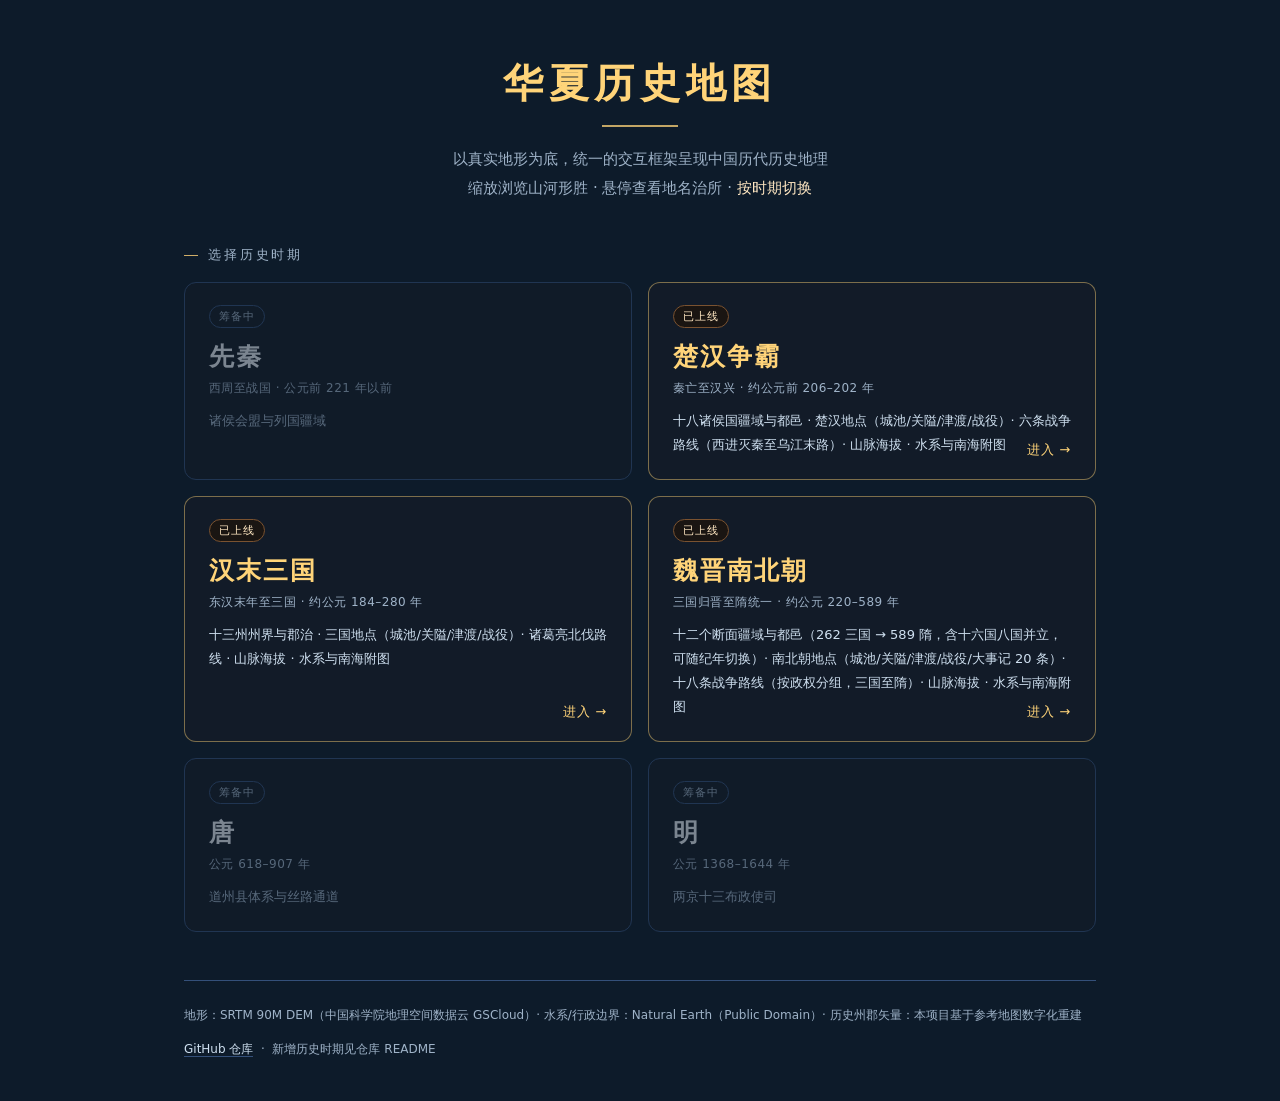
<file: index.html>
<!DOCTYPE html>
<html lang="zh-CN">
<head>
<meta charset="utf-8">
<meta name="viewport" content="width=device-width,initial-scale=1">
<title>华夏历史地图 · 3D 地形交互平台</title>
<meta name="description" content="以真实地形为底，呈现中国历代历史地理的多时代交互地图平台。">
<style>
  :root{
    --bg:#0d1b2a; --panel:rgba(20,28,40,0.88); --panel-solid:#141c28;
    --line:#34507a; --gold:#ffd479; --gold-dim:#ffd24d;
    --text:#e8eef5; --muted:#9fb3c8; --muted2:#cfe0f0; --warm:#ffe7c2;
  }
  *{box-sizing:border-box}
  html,body{margin:0;padding:0}
  body{
    background:var(--bg); color:var(--text);
    font-family:"Microsoft YaHei","PingFang SC",system-ui,-apple-system,sans-serif;
    min-height:100vh; display:flex; flex-direction:column;
    -webkit-font-smoothing:antialiased;
  }
  .wrap{width:100%; max-width:960px; margin:0 auto; padding:56px 24px 40px; flex:1}

  header{text-align:center; margin-bottom:44px}
  h1{
    font-family:"Songti SC","SimSun","Noto Serif SC",serif;
    font-size:40px; font-weight:600; letter-spacing:.14em;
    margin:0 0 14px; color:var(--gold);
  }
  .rule{width:76px; height:2px; background:var(--gold); opacity:.75; margin:0 auto 18px}
  .sub{color:var(--muted); font-size:15px; line-height:1.9; margin:0}
  .sub b{color:var(--warm); font-weight:500}

  h2{
    font-size:13px; font-weight:400; letter-spacing:.22em;
    color:var(--muted); margin:0 0 18px; text-transform:none;
  }
  h2::before{content:""; display:inline-block; width:14px; height:1px;
    background:var(--gold); vertical-align:middle; margin-right:10px; opacity:.8}

  .eras{display:grid; gap:16px; grid-template-columns:1fr 1fr}

  .era{
    display:block; text-decoration:none; color:inherit;
    background:var(--panel); border:1px solid var(--line);
    border-radius:12px; padding:22px 24px; position:relative;
    transition:border-color .18s, background .18s, transform .18s;
  }
  .era.live:hover{border-color:var(--gold); background:rgba(26,36,52,.94); transform:translateY(-2px)}
  .era.live{border-color:rgba(255,212,121,.45)}
  .era.live::after{
    content:"进入 →"; position:absolute; right:24px; bottom:20px;
    color:var(--gold); font-size:13px; letter-spacing:.06em;
  }

  .era.plan{cursor:default; opacity:.5}
  .era.plan .era-desc{color:var(--muted)}
  .badge{
    display:inline-block; font-size:11px; letter-spacing:.1em;
    padding:3px 9px; border-radius:20px; margin-bottom:12px;
    border:1px solid #7a5230; background:rgba(30,20,10,.72); color:var(--warm);
  }
  .badge.plan-badge{border-color:var(--line); background:rgba(20,28,40,.9); color:var(--muted)}

  .era-name{
    font-family:"Songti SC","SimSun","Noto Serif SC",serif;
    font-size:25px; font-weight:600; letter-spacing:.08em; margin-bottom:7px;
  }
  .era.live .era-name{color:var(--gold)}
  .era-period{font-size:12px; color:var(--muted); letter-spacing:.04em; margin-bottom:12px}
  .era-desc{font-size:13px; line-height:1.85; color:var(--muted2); margin:0}

  footer{
    border-top:1px solid var(--line); margin-top:48px; padding-top:22px;
    font-size:12px; line-height:2; color:var(--muted);
  }
  footer a{color:var(--muted2); text-decoration:none; border-bottom:1px solid var(--line)}
  footer a:hover{color:var(--gold); border-color:var(--gold)}
  .src{margin-bottom:10px}

  .eras > .era:last-child:nth-child(odd){grid-column:1 / -1; max-width:calc(50% - 8px); justify-self:center}

  @media(max-width:640px){
    .wrap{padding:38px 18px 30px}
    h1{font-size:28px; letter-spacing:.1em}
    .eras{grid-template-columns:1fr}
    .era.live::after{position:static; display:block; margin-top:14px}
    .eras > .era:last-child:nth-child(odd){grid-column:auto; max-width:none}
  }
</style>
</head>
<body>
<div class="wrap">
  <header>
    <h1>华夏历史地图</h1>
    <div class="rule"></div>
    <p class="sub">
      以真实地形为底，统一的交互框架呈现中国历代历史地理<br>
      缩放浏览山河形胜 · 悬停查看地名治所 · <b>按时期切换</b>
    </p>
  </header>

  <main>
    <h2>选择历史时期</h2>
    <div class="eras">
      <div class="era plan">
        <span class="badge plan-badge">筹备中</span>
        <div class="era-name">先秦</div>
        <div class="era-period">西周至战国 · 公元前 221 年以前</div>
        <p class="era-desc">诸侯会盟与列国疆域</p>
      </div>

      <a class="era live" href="楚汉争霸/">
        <span class="badge">已上线</span>
        <div class="era-name">楚汉争霸</div>
        <div class="era-period">秦亡至汉兴 · 约公元前 206–202 年</div>
        <p class="era-desc">十八诸侯国疆域与都邑 · 楚汉地点（城池/关隘/津渡/战役）· 六条战争路线（西进灭秦至乌江末路）· 山脉海拔 · 水系与南海附图</p>
      </a>

      <a class="era live" href="汉末三国/">
        <span class="badge">已上线</span>
        <div class="era-name">汉末三国</div>
        <div class="era-period">东汉末年至三国 · 约公元 184–280 年</div>
        <p class="era-desc">十三州州界与郡治 · 三国地点（城池/关隘/津渡/战役）· 诸葛亮北伐路线 · 山脉海拔 · 水系与南海附图</p>
      </a>

      <a class="era live" href="魏晋南北朝/">
        <span class="badge">已上线</span>
        <div class="era-name">魏晋南北朝</div>
        <div class="era-period">三国归晋至隋统一 · 约公元 220–589 年</div>
        <p class="era-desc">十二个断面疆域与都邑（262 三国 → 589 隋，含十六国八国并立，可随纪年切换）· 南北朝地点（城池/关隘/津渡/战役/大事记 20 条）· 十八条战争路线（按政权分组，三国至隋）· 山脉海拔 · 水系与南海附图</p>
      </a>

      <div class="era plan">
        <span class="badge plan-badge">筹备中</span>
        <div class="era-name">唐</div>
        <div class="era-period">公元 618–907 年</div>
        <p class="era-desc">道州县体系与丝路通道</p>
      </div>

      <div class="era plan">
        <span class="badge plan-badge">筹备中</span>
        <div class="era-name">明</div>
        <div class="era-period">公元 1368–1644 年</div>
        <p class="era-desc">两京十三布政使司</p>
      </div>
    </div>
  </main>

  <footer>
    <div class="src">
      地形：SRTM 90M DEM（中国科学院地理空间数据云 GSCloud）·
      水系/行政边界：Natural Earth（Public Domain）·
      历史州郡矢量：本项目基于参考地图数字化重建
    </div>
    <div>
      <a href="https://github.com/dbsquared/histogeography" target="_blank" rel="noopener">GitHub 仓库</a>
      &nbsp;·&nbsp; 新增历史时期见仓库 README
    </div>
  </footer>
</div>
</body>
</html>
</file>
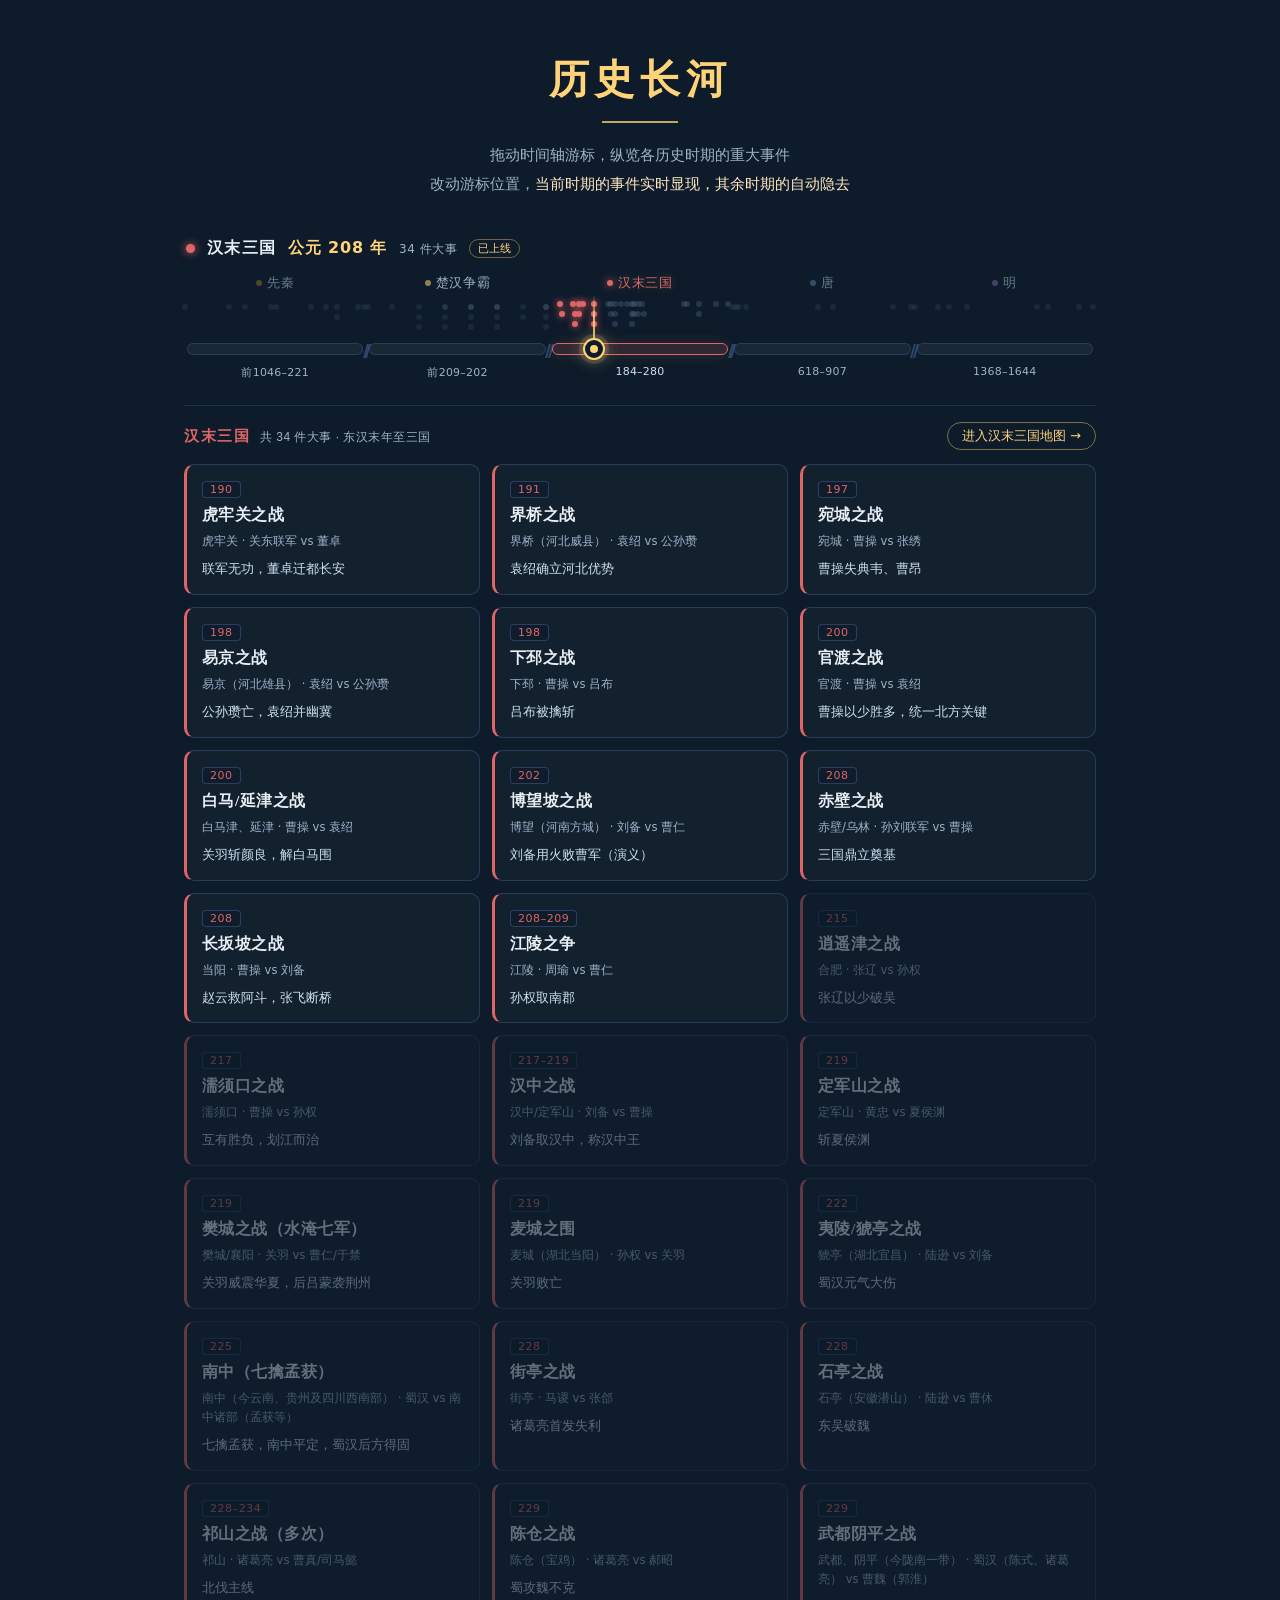
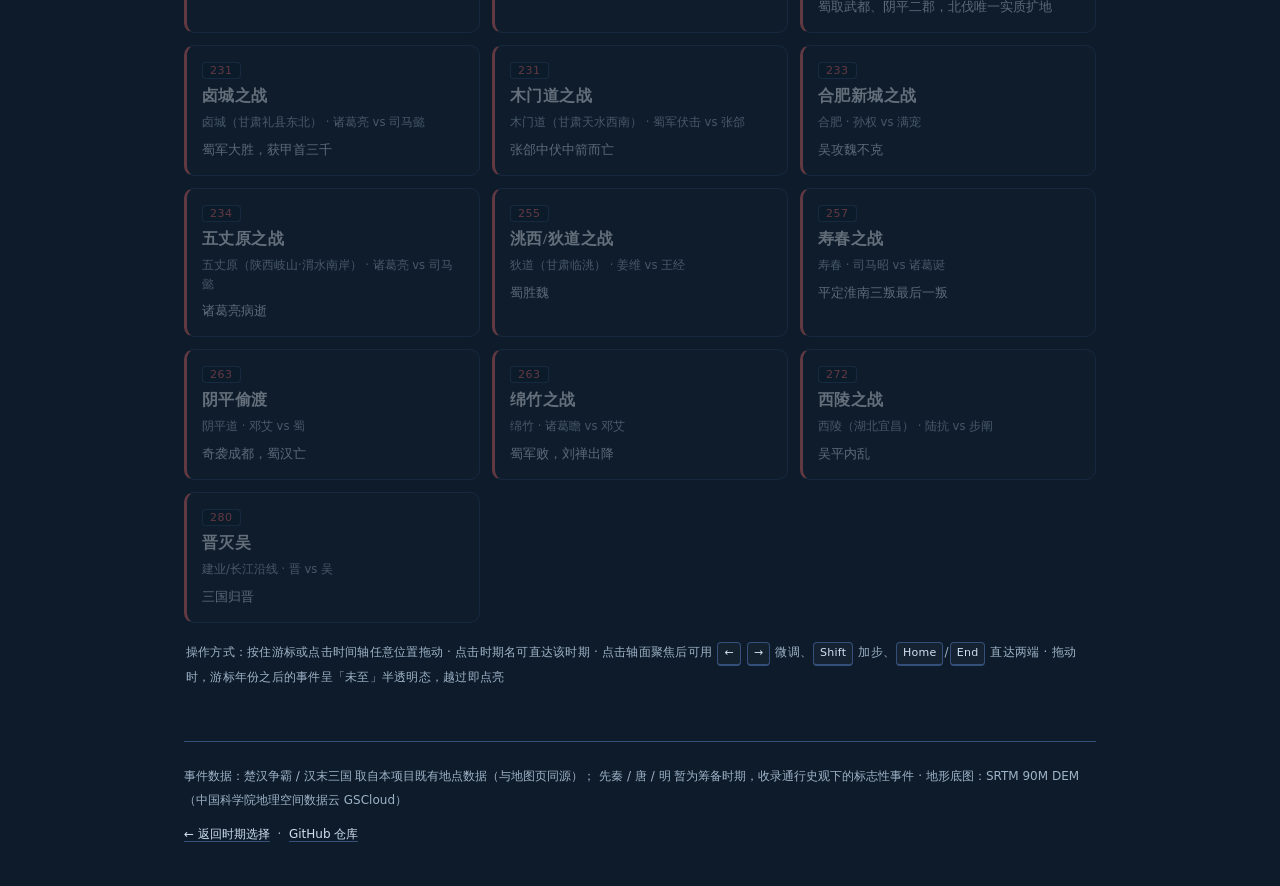
<file: timeline/index.html>
<!DOCTYPE html>
<html lang="zh-CN">
<head>
<meta charset="utf-8">
<meta name="viewport" content="width=device-width,initial-scale=1">
<title>历史长河 · 华夏历史地图</title>
<meta name="description" content="拖动时间轴游标，浏览华夏各历史时期的重大事件——事件随游标实时显示与隐藏。">
<style>
  :root{
    --bg:#0d1b2a; --panel:rgba(20,28,40,0.88); --line:#34507a;
    --gold:#ffd479; --text:#e8eef5; --muted:#9fb3c8; --muted2:#cfe0f0; --warm:#ffe7c2;
  }
  *{box-sizing:border-box}
  html,body{margin:0;padding:0}
  body{
    background:var(--bg); color:var(--text);
    font-family:"Microsoft YaHei","PingFang SC",system-ui,-apple-system,sans-serif;
    min-height:100vh; display:flex; flex-direction:column;
    -webkit-font-smoothing:antialiased;
  }
  .wrap{width:100%; max-width:960px; margin:0 auto; padding:52px 24px 40px; flex:1}

  header{text-align:center; margin-bottom:40px}
  h1{
    font-family:"Songti SC","SimSun","Noto Serif SC",serif;
    font-size:40px; font-weight:600; letter-spacing:.14em;
    margin:0 0 14px; color:var(--gold);
  }
  .rule{width:76px; height:2px; background:var(--gold); opacity:.75; margin:0 auto 18px}
  .sub{color:var(--muted); font-size:15px; line-height:1.9; margin:0}
  .sub b{color:var(--warm); font-weight:500}

  .hint{
    margin:18px 2px 0; font-size:12px; color:var(--muted); line-height:1.9;
    letter-spacing:.02em;
  }
  .hint kbd{
    display:inline-block; font-family:inherit; font-size:11px;
    border:1px solid var(--line); border-bottom-width:2px; border-radius:4px;
    padding:0 6px; margin:0 1px; color:var(--muted2); background:rgba(255,255,255,.03);
  }

  footer{
    border-top:1px solid var(--line); margin-top:52px; padding-top:22px;
    font-size:12px; line-height:2; color:var(--muted);
  }
  footer a{color:var(--muted2); text-decoration:none; border-bottom:1px solid var(--line)}
  footer a:hover{color:var(--gold); border-color:var(--gold)}
  .src{margin-bottom:10px}

  @media(max-width:640px){
    .wrap{padding:34px 16px 30px}
    h1{font-size:28px; letter-spacing:.1em}
    .sub{font-size:13.5px}
  }
</style>
<link rel="stylesheet" href="timeline.css">
</head>
<body>
<div class="wrap">
  <header>
    <h1>历史长河</h1>
    <div class="rule"></div>
    <p class="sub">
      拖动时间轴游标，纵览各历史时期的重大事件<br>
      改动游标位置，<b>当前时期的事件实时显现，其余时期的自动隐去</b>
    </p>
  </header>

  <main>
    <div id="timeline"></div>

    <p class="hint">
      操作方式：按住游标或点击时间轴任意位置拖动 · 点击时期名可直达该时期 ·
      点击轴面聚焦后可用 <kbd>←</kbd> <kbd>→</kbd> 微调、<kbd>Shift</kbd> 加步、<kbd>Home</kbd>/<kbd>End</kbd> 直达两端 ·
      拖动时，游标年份之后的事件呈「未至」半透明态，越过即点亮
    </p>
  </main>

  <footer>
    <div class="src">
      事件数据：楚汉争霸 / 汉末三国 取自本项目既有地点数据（与地图页同源）；
      先秦 / 唐 / 明 暂为筹备时期，收录通行史观下的标志性事件 ·
      地形底图：SRTM 90M DEM（中国科学院地理空间数据云 GSCloud）
    </div>
    <div>
      <a href="../">← 返回时期选择</a>
      &nbsp;·&nbsp;
      <a href="https://github.com/dbsquared/histogeography" target="_blank" rel="noopener">GitHub 仓库</a>
    </div>
  </footer>
</div>

<script src="timeline_data.js"></script>
<script src="timeline.js"></script>
<script>
  (function () {
    var tl = new HistoryTimeline(document.getElementById('timeline'), {
      eras: HISTORY_TIMELINE_DATA.eras,
      initialEra: 'han-san-guo',
      initialYear: 208
    });
    window.__timeline__ = tl; // 便于控制台调试
  })();
</script>
</body>
</html>
</file>
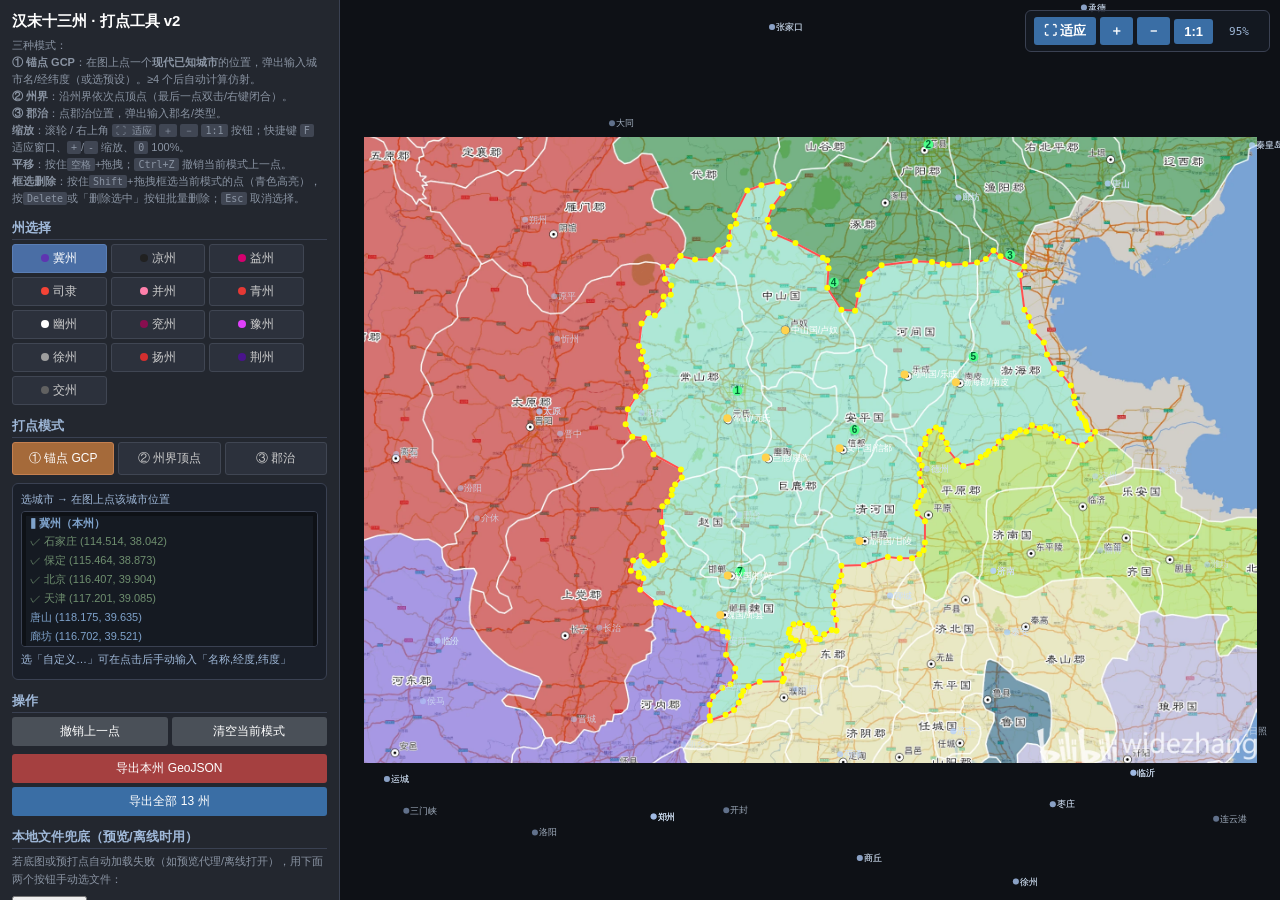
<file: docs/digitize_v2.html>
<!DOCTYPE html>
<html lang="zh-CN">
<head>
<meta charset="UTF-8">
<title>汉末十三州 · 打点工具 v2 (GCP + 州界 + 郡治)</title>
<style>
  *{box-sizing:border-box}
  html,body{margin:0;padding:0;height:100%;font-family:"Microsoft YaHei",sans-serif;background:#1a1d23;color:#d5dae2}
  #app{display:flex;height:100vh}
  #side{width:340px;background:#23272f;padding:12px;overflow-y:auto;flex-shrink:0;border-right:1px solid #3a4152}
  #canvasWrap{flex:1;overflow:hidden;position:relative;background:#0e1116}
  canvas{display:block;cursor:crosshair;position:absolute;top:0;left:0}
  h1{font-size:15px;margin:0 0 6px;color:#fff}
  h2{font-size:13px;margin:12px 0 4px;color:#9fb8d8;border-bottom:1px solid #3a4152;padding-bottom:2px}
  .hint{font-size:11px;color:#8a94a3;line-height:1.55;margin-bottom:8px}
  .row{display:flex;gap:4px;margin:4px 0;flex-wrap:wrap}
  .state-btn{flex:0 0 30%;padding:5px 4px;background:#2c313c;color:#ccc;border:1px solid #404653;border-radius:3px;cursor:pointer;font-size:12px;text-align:center}
  .state-btn.active{background:#4a6ea5;color:#fff;border-color:#5a7eb5}
  .state-btn.done{background:#2c4a3a;color:#8fd0a0;border-color:#3a5a4a}
  .mode-btn{flex:1;padding:7px;background:#2c313c;color:#ccc;border:1px solid #404653;border-radius:3px;cursor:pointer;font-size:12px}
  .mode-btn.active{background:#a56a3a;color:#fff;border-color:#c58050}
  button.act{flex:1;padding:6px;background:#3a6ea5;color:#fff;border:none;border-radius:3px;cursor:pointer;font-size:12px}
  button.act:hover{background:#4a7eb5}
  button.act.red{background:#a54040}
  button.act.gray{background:#4a5058}
  #status{font-size:11px;color:#9cc9a0;margin-top:6px;min-height:40px;white-space:pre-line}
  table{width:100%;border-collapse:collapse;font-size:11px;margin-top:4px}
  th,td{padding:3px 4px;border-bottom:1px solid #3a4152;text-align:left}
  th{color:#9fb8d8;font-weight:normal}
  td.num{font-family:Consolas,monospace;color:#d5dae2}
  td.err{color:#e0a0a0}
  kbd{background:#404653;padding:1px 4px;border-radius:2px;font-size:10px}
  .gcp-item,.seat-item,.bnd-item{display:flex;justify-content:space-between;padding:2px 4px;font-size:11px;border-bottom:1px dashed #3a4152}
  .gcp-item:hover,.seat-item:hover,.bnd-item:hover{background:#2c313c;cursor:pointer}
  .del{color:#e08080;cursor:pointer}
  .color-dot{display:inline-block;width:8px;height:8px;border-radius:50%;margin-right:4px}
  /* ── GCP 预设下拉框 ── */
  #gcpPresetBox{margin:8px 0 2px;padding:8px;border:1px solid #3a4152;border-radius:6px;background:#1a1f29}
  #gcpPresetBox.hidden{display:none}
  #gcpPresetBox .sub{font-size:11px;color:#9fb8d8;margin-bottom:4px}
  #gcpPreset{width:100%;background:#0e1116;color:#e8edf3;border:1px solid #3a4152;border-radius:4px;
    font-size:12px;padding:4px}
  #gcpPreset option{padding:2px 4px}
  #gcpPreset optgroup{color:#7fa3cc;font-style:normal;font-size:11px;background:#151a22}
  #gcpPreset option:hover{background:#2c313c}
  /* ── 缩放导航按钮 ── */
  #navBtns{position:absolute;top:10px;right:10px;z-index:10;display:flex;gap:4px;align-items:center;
    background:rgba(20,25,35,0.85);padding:6px 8px;border-radius:6px;border:1px solid #3a4152}
  .navbtn{padding:5px 10px;background:#3a6ea5;color:#fff;border:none;border-radius:3px;cursor:pointer;font-size:13px;font-weight:bold}
  .navbtn:hover{background:#4a7eb5}
  #zoomInfo{color:#9fb8d8;font-size:11px;min-width:44px;text-align:center;font-family:Consolas,monospace}
</style>
</head>
<body>
<div id="app">
  <div id="side">
    <h1>汉末十三州 · 打点工具 v2</h1>
    <div class="hint">
      三种模式：<br>
      <b>① 锚点 GCP</b>：在图上点一个<b>现代已知城市</b>的位置，弹出输入城市名/经纬度（或选预设）。≥4 个后自动计算仿射。<br>
      <b>② 州界</b>：沿州界依次点顶点（最后一点双击/右键闭合）。<br>
      <b>③ 郡治</b>：点郡治位置，弹出输入郡名/类型。<br>
      <b>缩放</b>：滚轮 / 右上角 <kbd>⛶ 适应</kbd> <kbd>＋</kbd> <kbd>－</kbd> <kbd>1:1</kbd> 按钮；快捷键 <kbd>F</kbd> 适应窗口、<kbd>+</kbd>/<kbd>-</kbd> 缩放、<kbd>0</kbd> 100%。<br>
      <b>平移</b>：按住<kbd>空格</kbd>+拖拽；<kbd>Ctrl+Z</kbd> 撤销当前模式上一点。<br>
      <b>框选删除</b>：按住<kbd>Shift</kbd>+拖拽框选当前模式的点（青色高亮），按<kbd>Delete</kbd>或「删除选中」按钮批量删除；<kbd>Esc</kbd> 取消选择。
    </div>

    <h2>州选择</h2>
    <div class="row" id="stateBtns"></div>

    <h2>打点模式</h2>
    <div class="row">
      <button class="mode-btn active" id="m-gcp">① 锚点 GCP</button>
      <button class="mode-btn" id="m-bnd">② 州界顶点</button>
      <button class="mode-btn" id="m-seat">③ 郡治</button>
    </div>

    <div id="gcpPresetBox">
      <div class="sub">选城市 → 在图上点该城市位置</div>
      <select id="gcpPreset" size="6"></select>
      <div class="sub" style="margin-top:4px">选「自定义…」可在点击后手动输入「名称,经度,纬度」</div>
    </div>

    <h2>操作</h2>
    <div class="row">
      <button class="act gray" id="undoBtn">撤销上一点</button>
      <button class="act gray" id="clearModeBtn">清空当前模式</button>
    </div>
    <div class="row">
      <button class="act gray" id="delSelBtn" style="display:none;background:#7a3030;color:#ffd0d0">删除选中 (<span id="selCount">0</span>)</button>
    </div>
    <div class="row">
      <button class="act red" id="exportBtn">导出本州 GeoJSON</button>
    </div>
    <div class="row">
      <button class="act" id="exportAllBtn">导出全部 13 州</button>
    </div>

    <h2>本地文件兜底（预览/离线时用）</h2>
    <div class="hint">若底图或预打点自动加载失败（如预览代理/离线打开），用下面两个按钮手动选文件：</div>
    <div class="row">
      <input type="file" id="imgInput" accept="image/*" style="font-size:11px;color:#ccc;width:100%">
    </div>
    <div class="row">
      <input type="file" id="gjInput" accept=".geojson,application/json" style="font-size:11px;color:#ccc;width:100%">
    </div>

    <div id="status">就绪。先在图上点 ≥4 个现代同名城市作为 GCP 锚点。</div>

    <h2>GCP 锚点列表 (<span id="gcpCount">0</span>) <span id="affineInfo" style="color:#8a94a3"></span></h2>
    <div id="gcpList"></div>

    <h2>州界顶点 (<span id="bndCount">0</span>)</h2>
    <div id="bndList"></div>

    <h2>郡治 (<span id="seatCount">0</span>)</h2>
    <div id="seatList"></div>
  </div>
  <div id="canvasWrap"><canvas id="cv"></canvas>
    <div id="navBtns">
      <button class="navbtn" id="btnFit" title="适应窗口 (F)">⛶ 适应</button>
      <button class="navbtn" id="btnZoomIn" title="放大 (+)">＋</button>
      <button class="navbtn" id="btnZoomOut" title="缩小 (−)">－</button>
      <button class="navbtn" id="btnZoom100" title="100% (0)">1:1</button>
      <span id="zoomInfo">100%</span>
    </div>
  </div>
</div>

<script>
// ── 13 州定义 ──
const STATES = [
  {name:'冀州', img:'ref_imgs/冀州.png', color:'#5E35B1'},
  {name:'凉州', img:'ref_imgs/凉州.png', color:'#212121'},
  {name:'益州', img:'ref_imgs/益州.png', color:'#D5006F'},
  {name:'司隶', img:'ref_imgs/司隶.png', color:'#F44336'},
  {name:'并州', img:'ref_imgs/并州.png', color:'#FF80AB'},
  {name:'青州', img:'ref_imgs/青州.png', color:'#E53935'},
  {name:'幽州', img:'ref_imgs/幽州.png', color:'#FFFFFF'},
  {name:'兖州', img:'ref_imgs/兖州.png', color:'#880E4F'},
  {name:'豫州', img:'ref_imgs/豫州.png', color:'#E040FB'},
  {name:'徐州', img:'ref_imgs/徐州.png', color:'#9E9E9E'},
  {name:'扬州', img:'ref_imgs/扬州.png', color:'#D32F2F'},
  {name:'荆州', img:'ref_imgs/荆州.png', color:'#4A148C'},
  {name:'交州', img:'ref_imgs/交州.png', color:'#616161'},
];
// 工具版本（用于 geojson 缓存失效；每次改结构时 +1）
const TOOL_VERSION='20260730a';

// ── 各州 GCP 预设库（现代城市 → 经纬度）──
// GCP = 地理配准锚点，必须是「能查到坐标」的现代城市（如石家庄/北京/武汉…），
// 这样在图上才能定位去点。古地名只用于最终地图的「郡治」标注（见各州 geojson features），不在此处。
// 选州时只显示「本州 + 相邻州」的城市（附近 GCP），减少选择负担。
const GCP_DB = {
  '司隶':[
    {name:'西安',lon:108.940,lat:34.341},
    {name:'洛阳',lon:112.454,lat:34.619},
    {name:'三门峡',lon:111.190,lat:34.780},
    {name:'渭南',lon:109.502,lat:34.499},
    {name:'咸阳',lon:108.705,lat:34.329},
    {name:'宝鸡',lon:107.238,lat:34.363},
    {name:'汉中',lon:107.028,lat:33.071},
    {name:'运城',lon:111.003,lat:35.023},
    {name:'临汾',lon:111.519,lat:36.088},
    {name:'延安',lon:109.490,lat:36.596},
    {name:'郑州',lon:113.625,lat:34.746},
    {name:'南阳',lon:112.538,lat:32.999},
    {name:'安康',lon:109.029,lat:32.690},
    {name:'商洛',lon:109.939,lat:33.868},
    {name:'铜川',lon:108.979,lat:34.916},
    {name:'平凉',lon:106.665,lat:35.543},
  ],
  '冀州':[
    {name:'石家庄',lon:114.514,lat:38.042},
    {name:'保定',lon:115.464,lat:38.873},
    {name:'北京',lon:116.407,lat:39.904},
    {name:'天津',lon:117.201,lat:39.085},
    {name:'唐山',lon:118.175,lat:39.635},
    {name:'廊坊',lon:116.702,lat:39.521},
    {name:'沧州',lon:116.838,lat:38.304},
    {name:'衡水',lon:115.665,lat:37.735},
    {name:'邢台',lon:114.504,lat:37.070},
    {name:'邯郸',lon:114.491,lat:36.613},
    {name:'张家口',lon:114.888,lat:40.824},
    {name:'承德',lon:117.962,lat:40.987},
    {name:'秦皇岛',lon:119.600,lat:39.935},
    {name:'太原',lon:112.549,lat:37.857},
    {name:'郑州',lon:113.625,lat:34.746},
    {name:'安阳',lon:114.352,lat:36.103},
    {name:'济南',lon:117.000,lat:36.651},
    {name:'德州',lon:116.357,lat:37.434},
  ],
  '并州':[
    {name:'太原',lon:112.549,lat:37.857},
    {name:'大同',lon:113.300,lat:40.076},
    {name:'临汾',lon:111.519,lat:36.088},
    {name:'运城',lon:111.003,lat:35.023},
    {name:'晋中',lon:112.751,lat:37.687},
    {name:'长治',lon:113.113,lat:36.195},
    {name:'阳泉',lon:113.557,lat:37.851},
    {name:'忻州',lon:112.734,lat:38.417},
    {name:'朔州',lon:112.433,lat:39.331},
    {name:'吕梁',lon:111.134,lat:37.524},
    {name:'晋城',lon:112.851,lat:35.490},
    {name:'介休',lon:111.921,lat:37.032},
    {name:'侯马',lon:111.368,lat:35.623},
    {name:'原平',lon:112.708,lat:38.744},
    {name:'汾阳',lon:111.763,lat:37.265},
  ],
  '幽州':[
    {name:'北京',lon:116.407,lat:39.904},
    {name:'天津',lon:117.201,lat:39.085},
    {name:'唐山',lon:118.175,lat:39.635},
    {name:'承德',lon:117.962,lat:40.987},
    {name:'秦皇岛',lon:119.600,lat:39.935},
    {name:'廊坊',lon:116.702,lat:39.521},
    {name:'张家口',lon:114.888,lat:40.824},
    {name:'沈阳',lon:123.431,lat:41.805},
    {name:'大连',lon:121.618,lat:38.914},
    {name:'锦州',lon:121.128,lat:41.088},
    {name:'朝阳',lon:120.447,lat:41.570},
    {name:'葫芦岛',lon:120.836,lat:40.711},
    {name:'辽阳',lon:123.173,lat:41.272},
    {name:'鞍山',lon:122.995,lat:41.109},
    {name:'保定',lon:115.464,lat:38.873},
  ],
  '兖州':[
    {name:'济南',lon:117.000,lat:36.651},
    {name:'济宁',lon:116.587,lat:35.415},
    {name:'泰安',lon:117.129,lat:36.180},
    {name:'菏泽',lon:115.469,lat:35.233},
    {name:'聊城',lon:115.980,lat:36.456},
    {name:'郑州',lon:113.625,lat:34.746},
    {name:'开封',lon:114.341,lat:34.797},
    {name:'濮阳',lon:115.041,lat:35.734},
    {name:'商丘',lon:115.650,lat:34.437},
    {name:'枣庄',lon:117.557,lat:34.859},
    {name:'临沂',lon:118.355,lat:35.104},
    {name:'徐州',lon:117.184,lat:34.262},
    {name:'周口',lon:114.668,lat:33.633},
    {name:'新乡',lon:113.926,lat:35.303},
    {name:'鹤壁',lon:114.295,lat:35.748},
    {name:'邯郸',lon:114.491,lat:36.613},
  ],
  '豫州':[
    {name:'郑州',lon:113.625,lat:34.746},
    {name:'洛阳',lon:112.454,lat:34.619},
    {name:'开封',lon:114.341,lat:34.797},
    {name:'许昌',lon:113.862,lat:34.036},
    {name:'漯河',lon:114.026,lat:33.581},
    {name:'驻马店',lon:114.018,lat:33.011},
    {name:'信阳',lon:114.091,lat:32.150},
    {name:'南阳',lon:112.538,lat:32.999},
    {name:'周口',lon:114.668,lat:33.633},
    {name:'平顶山',lon:113.307,lat:33.744},
    {name:'商丘',lon:115.650,lat:34.437},
    {name:'安阳',lon:114.352,lat:36.103},
    {name:'新乡',lon:113.926,lat:35.303},
    {name:'焦作',lon:113.238,lat:35.215},
    {name:'濮阳',lon:115.041,lat:35.734},
    {name:'三门峡',lon:111.190,lat:34.780},
  ],
  '徐州':[
    {name:'徐州',lon:117.184,lat:34.262},
    {name:'连云港',lon:119.164,lat:34.754},
    {name:'宿迁',lon:118.275,lat:33.973},
    {name:'淮安',lon:119.017,lat:33.620},
    {name:'蚌埠',lon:117.389,lat:32.916},
    {name:'宿州',lon:116.984,lat:33.657},
    {name:'枣庄',lon:117.557,lat:34.859},
    {name:'临沂',lon:118.355,lat:35.104},
    {name:'商丘',lon:115.650,lat:34.437},
    {name:'亳州',lon:115.792,lat:33.870},
    {name:'阜阳',lon:115.819,lat:32.896},
    {name:'淮南',lon:117.019,lat:32.626},
    {name:'盐城',lon:120.139,lat:33.378},
    {name:'扬州',lon:119.412,lat:32.394},
    {name:'泰州',lon:119.915,lat:32.461},
    {name:'淮北',lon:116.791,lat:33.974},
  ],
  '青州':[
    {name:'青岛',lon:120.382,lat:36.067},
    {name:'潍坊',lon:119.107,lat:36.709},
    {name:'淄博',lon:118.054,lat:36.813},
    {name:'济南',lon:117.000,lat:36.651},
    {name:'烟台',lon:121.392,lat:37.539},
    {name:'临沂',lon:118.355,lat:35.104},
    {name:'日照',lon:119.461,lat:35.428},
    {name:'东营',lon:118.675,lat:37.434},
    {name:'威海',lon:122.120,lat:37.510},
    {name:'济宁',lon:116.587,lat:35.415},
    {name:'泰安',lon:117.129,lat:36.180},
    {name:'德州',lon:116.357,lat:37.434},
    {name:'滨州',lon:118.016,lat:37.383},
    {name:'聊城',lon:115.980,lat:36.456},
    {name:'菏泽',lon:115.469,lat:35.233},
  ],
  '荆州':[
    {name:'武汉',lon:114.305,lat:30.593},
    {name:'荆州',lon:112.239,lat:30.326},
    {name:'宜昌',lon:111.291,lat:30.691},
    {name:'襄阳',lon:112.142,lat:32.041},
    {name:'长沙',lon:112.938,lat:28.228},
    {name:'岳阳',lon:113.132,lat:29.359},
    {name:'常德',lon:111.699,lat:29.031},
    {name:'衡阳',lon:112.607,lat:26.893},
    {name:'怀化',lon:110.000,lat:27.550},
    {name:'十堰',lon:110.788,lat:32.629},
    {name:'株洲',lon:113.132,lat:27.832},
    {name:'湘潭',lon:112.944,lat:27.829},
    {name:'邵阳',lon:111.471,lat:27.238},
    {name:'永州',lon:111.613,lat:26.419},
    {name:'益阳',lon:112.355,lat:28.554},
    {name:'荆门',lon:112.204,lat:31.035},
    {name:'张家界',lon:110.479,lat:29.117},
    {name:'恩施',lon:109.486,lat:30.293},
  ],
  '扬州':[
    {name:'南京',lon:118.797,lat:32.060},
    {name:'上海',lon:121.473,lat:31.230},
    {name:'杭州',lon:120.155,lat:30.274},
    {name:'苏州',lon:120.619,lat:31.299},
    {name:'无锡',lon:120.301,lat:31.574},
    {name:'常州',lon:119.946,lat:31.772},
    {name:'合肥',lon:117.227,lat:31.821},
    {name:'宁波',lon:121.550,lat:29.875},
    {name:'绍兴',lon:120.582,lat:30.001},
    {name:'扬州',lon:119.412,lat:32.394},
    {name:'嘉兴',lon:120.755,lat:30.746},
    {name:'金华',lon:119.652,lat:29.082},
    {name:'温州',lon:120.699,lat:28.001},
    {name:'福州',lon:119.296,lat:26.074},
    {name:'南昌',lon:115.858,lat:28.682},
    {name:'九江',lon:115.992,lat:29.712},
    {name:'台州',lon:121.428,lat:28.659},
    {name:'南通',lon:120.864,lat:31.980},
    {name:'镇江',lon:119.452,lat:32.204},
    {name:'湖州',lon:120.088,lat:30.894},
  ],
  '益州':[
    {name:'成都',lon:104.066,lat:30.572},
    {name:'重庆',lon:106.551,lat:29.563},
    {name:'绵阳',lon:104.679,lat:31.468},
    {name:'乐山',lon:103.769,lat:29.552},
    {name:'昆明',lon:102.833,lat:24.880},
    {name:'贵阳',lon:106.713,lat:26.578},
    {name:'宜宾',lon:104.641,lat:28.752},
    {name:'南充',lon:106.083,lat:30.795},
    {name:'西昌',lon:102.268,lat:27.900},
    {name:'大理',lon:100.225,lat:25.606},
    {name:'丽江',lon:100.233,lat:26.865},
    {name:'泸州',lon:105.443,lat:28.870},
    {name:'自贡',lon:104.778,lat:29.339},
    {name:'攀枝花',lon:101.718,lat:26.582},
    {name:'曲靖',lon:103.797,lat:25.490},
    {name:'保山',lon:99.167,lat:25.117},
    {name:'昭通',lon:103.717,lat:29.271},
    {name:'汉中',lon:107.028,lat:33.071},
    {name:'广元',lon:105.827,lat:32.439},
    {name:'雅安',lon:103.007,lat:29.987},
  ],
  '凉州':[
    {name:'兰州',lon:103.834,lat:36.061},
    {name:'西宁',lon:101.778,lat:36.617},
    {name:'银川',lon:106.231,lat:38.487},
    {name:'武威',lon:102.634,lat:37.929},
    {name:'张掖',lon:100.446,lat:38.936},
    {name:'酒泉',lon:98.489,lat:39.740},
    {name:'天水',lon:105.724,lat:34.580},
    {name:'嘉峪关',lon:98.289,lat:39.773},
    {name:'敦煌',lon:94.684,lat:40.141},
    {name:'宝鸡',lon:107.238,lat:34.363},
    {name:'庆阳',lon:107.642,lat:35.705},
    {name:'平凉',lon:106.665,lat:35.543},
    {name:'吴忠',lon:106.198,lat:37.984},
    {name:'中卫',lon:105.186,lat:37.510},
    {name:'临夏',lon:103.211,lat:35.614},
    {name:'海东',lon:102.106,lat:36.517},
    {name:'陇南',lon:104.922,lat:33.399},
    {name:'格尔木',lon:94.908,lat:36.407},
  ],
  '交州':[
    {name:'广州',lon:113.264,lat:23.129},
    {name:'南宁',lon:108.367,lat:22.817},
    {name:'海口',lon:110.331,lat:20.032},
    {name:'佛山',lon:113.122,lat:23.021},
    {name:'深圳',lon:114.085,lat:22.547},
    {name:'珠海',lon:113.553,lat:22.269},
    {name:'桂林',lon:110.290,lat:25.274},
    {name:'韶关',lon:113.604,lat:24.814},
    {name:'湛江',lon:110.359,lat:21.270},
    {name:'柳州',lon:109.420,lat:24.327},
    {name:'北海',lon:109.120,lat:21.481},
    {name:'玉林',lon:110.188,lat:22.627},
    {name:'肇庆',lon:112.472,lat:23.047},
    {name:'茂名',lon:110.925,lat:21.663},
    {name:'河内',lon:105.854,lat:21.028},
    {name:'三亚',lon:109.508,lat:18.252},
    {name:'东莞',lon:113.751,lat:23.020},
    {name:'惠州',lon:114.416,lat:23.111},
    {name:'梧州',lon:111.329,lat:23.476},
    {name:'凭祥',lon:106.760,lat:22.107},
  ],
};
// 相邻州关系（用于「只显示附近相邻 GCP」）
const STATE_NEIGHBORS = {
  '司隶':['冀州','并州','兖州','豫州','荆州','凉州','益州'],
  '冀州':['司隶','并州','幽州','青州','兖州','徐州'],
  '并州':['冀州','幽州','司隶','凉州'],
  '幽州':['冀州','并州'],
  '兖州':['冀州','司隶','豫州','徐州','青州'],
  '豫州':['司隶','兖州','徐州','扬州','荆州','青州'],
  '徐州':['兖州','豫州','扬州','青州','冀州'],
  '青州':['冀州','兖州','徐州','豫州'],
  '荆州':['司隶','豫州','扬州','益州'],
  '扬州':['豫州','荆州','徐州','益州','交州'],
  '益州':['司隶','荆州','扬州','凉州','交州'],
  '凉州':['并州','司隶','益州'],
  '交州':['扬州','益州'],
};
// 取某州「本州 + 相邻州」的全部 GCP（带 owner 标记）
function gcpsForState(state){
  const set=new Set([state].concat(STATE_NEIGHBORS[state]||[]));
  const out=[];
  set.forEach(s=>{ (GCP_DB[s]||[]).forEach(c=>out.push(Object.assign({},c,{owner:s}))); });
  return out;
}
// 经纬度 → 像素（仿射逆变换；需已算出 A）
function lonLatToPx(lon,lat){
  const A=computeAffine(); if(!A) return null;
  const a=A.Mlon[0],b=A.Mlon[1],c=A.Mlon[2];
  const d=A.Mlat[0],e=A.Mlat[1],f=A.Mlat[2];
  const det=a*e-b*d; if(Math.abs(det)<1e-12) return null;
  const u=lon-c, v=lat-f;
  return {px:(e*u-b*v)/det, py:(-d*u+a*v)/det};
}


// ── 数据存储（按州分组）──
// data[state] = {gcps:[{px,py,lon,lat,name}], bnd:[[px,py],...], seats:[{px,py,name,role}],
//                bndLL:[[lon,lat]...], seatsLL:[{lon,lat,name,role}], bndFromFeatures:bool}
// bndLL/seatsLL 仅在「无 pixels 块、仅有 features」的州（如冀州）使用：保留用户经纬度原数据，
// 待用户打 ≥4 个 GCP 后用正确仿射投影成像素（bnd/seats），之后用户对 bnd 的手动编辑会令 bndFromFeatures=false。
const data = {};
STATES.forEach(s=>data[s.name]={gcps:[],bnd:[],seats:[],bndLL:null,seatsLL:[],bndFromFeatures:false});

// ── 状态 ──
let curState = '冀州';
let curMode  = 'gcp';   // gcp | bnd | seat
let img = new Image();
let scale=1, offX=0, offY=0, spaceDown=false;

const cv = document.getElementById('cv');
const ctx = cv.getContext('2d');
const wrap = document.getElementById('canvasWrap');
const statusEl = document.getElementById('status');

// ── 仿射最小二乘：返回 [a,b,c] 使得 lon = a*px + b*py + c ──
function lstsq(pts, vals){
  // pts: [[x,y,1],...], vals: [...]
  const n = pts.length;
  if(n<3) return null;
  // 正规方程 (A^T A) x = A^T b
  let s11=0,s12=0,s13=0,s22=0,s23=0,s33=0;
  let t1=0,t2=0,t3=0;
  for(let i=0;i<n;i++){
    const [x,y,_]=pts[i];
    s11+=x*x; s12+=x*y; s13+=x;
    s22+=y*y; s23+=y; s33+=1;
    t1+=x*vals[i]; t2+=y*vals[i]; t3+=vals[i];
  }
  // 3x3 高斯消元
  const A=[[s11,s12,s13,t1],[s12,s22,s23,t2],[s13,s23,s33,t3]];
  for(let c=0;c<3;c++){
    let p=c; for(let r=c+1;r<3;r++) if(Math.abs(A[r][c])>Math.abs(A[p][c])) p=r;
    [A[c],A[p]]=[A[p],A[c]];
    const d=A[c][c]; if(Math.abs(d)<1e-12) return null;
    for(let j=c;j<4;j++) A[c][j]/=d;
    for(let r=0;r<3;r++){
      if(r===c) continue;
      const f=A[r][c];
      for(let j=c;j<4;j++) A[r][j]-=f*A[c][j];
    }
  }
  return [A[0][3],A[1][3],A[2][3]];
}

// ── 计算仿射 + 残差 ──
function computeAffine(){
  const gcps = data[curState].gcps;
  if(gcps.length<4) return null;
  const pts = gcps.map(g=>[g.px,g.py,1]);
  const Mlon = lstsq(pts, gcps.map(g=>g.lon));
  const Mlat = lstsq(pts, gcps.map(g=>g.lat));
  if(!Mlon||!Mlat) return null;
  // 残差
  let maxErr=0, sumErr=0;
  gcps.forEach(g=>{
    const plon = Mlon[0]*g.px+Mlon[1]*g.py+Mlon[2];
    const plat = Mlat[0]*g.px+Mlat[1]*g.py+Mlat[2];
    const errKm = Math.hypot((plon-g.lon)*111*Math.cos(g.lat*Math.PI/180),(plat-g.lat)*111);
    g.errKm = errKm;
    maxErr=Math.max(maxErr,errKm); sumErr+=errKm;
  });
  return {Mlon,Mlat,maxErr,avgErr:sumErr/gcps.length};
}

// ── 像素→经纬度 ──
function pxToLonLat(px,py){
  const A=computeAffine(); if(!A) return null;
  return {lon:A.Mlon[0]*px+A.Mlon[1]*py+A.Mlon[2], lat:A.Mlat[0]*px+A.Mlat[1]*py+A.Mlat[2]};
}

// ── 加载州图 ──
function loadState(name){
  curState=name;
  clearSelection();      // 切州清除框选（索引针对旧州数组）
  populateGcpPreset();   // 切换州时刷新 GCP 下拉（按本州+相邻州过滤）
  // 重置该州数据（加载已有像素坐标后会回填）
  data[name]={gcps:[],bnd:[],seats:[]};
  img = new Image();
  img.onload = ()=>{
    resizeCanvas();
    fitToWindow();
    draw();
    refreshLists();
  };
  img.onerror = ()=>{ statusEl.textContent='⚠ 底图自动加载失败，请用侧栏「选择底图」按钮手动选 PNG'; };
  img.src = STATES.find(s=>s.name===name).img;
  // 异步回读已有 GeoJSON（含像素坐标），实现"补 GCP 即自动重投影"
  fetch(`han_states_raw/${encodeURIComponent(name)}.geojson?v=${TOOL_VERSION}`)
    .then(r=>r.ok?r.json():null)
    .then(gj=>{ if(gj){ if(gj.pixels) hydrateFromPixels(gj,name); else if(gj.features) hydrateFromFeatures(gj,name); } })
    .catch(()=>{ statusEl.textContent='⚠ 预打点自动加载失败，请用侧栏「加载本州GeoJSON」按钮手动选文件'; });
}

// 用已有像素坐标回填 data[name]，computeAffine 随后自动重投影所有点
function hydrateFromPixels(gj, name){
  const px=gj.pixels; if(!px) return;
  const D=data[name];
  // GCP（含已知经纬度，作为后续仿射基准）
  if(px.gcps) D.gcps = px.gcps.map(g=>({px:g.px,py:g.py,lon:g.lon,lat:g.lat,name:g.name}));
  // 州界顶点（像素）
  if(px.bnd) D.bnd = px.bnd.map(v=>[v[0],v[1]]);
  // 郡治（像素 + 名称/类型）
  if(px.seats) D.seats = px.seats.map(s=>({px:s.px,py:s.py,name:s.name,role:s.role}));
  refreshLists(); draw(); populateGcpPreset();
  const hasAffine = D.gcps.length>=4;
  statusEl.textContent = `已载入 ${name} 旧数据（${D.gcps.length} GCP / ${D.bnd.length} 界点 / ${D.seats.length} 郡治）`
    + (hasAffine?'，添加东北角 GCP 后边界会自动重投影':'，需先补 GCP');
}

// 无 pixels 块时，从 features 载入用户经纬度原数据（州界多边形 + 郡治），保留为 lon/lat。
// 不猜仿射、不投影：等用户在 GCP 模式打 ≥4 个控制点后，projectFeaturesIfReady() 才用正确仿射投影成像素。
function hydrateFromFeatures(gj, name){
  const D=data[name];
  const feats=gj.features||[];
  const seatsLL=[]; let bndLL=null;
  feats.forEach(f=>{
    const k=f.properties&&f.properties.kind;
    if(k==='commandery_seat'){
      const co=f.geometry.coordinates;
      seatsLL.push({name:f.properties.name, role:f.properties.role||'commandery', lon:co[0], lat:co[1]});
    } else if(k==='state_boundary'){
      bndLL=f.geometry.coordinates[0];
    }
  });
  if(!bndLL && !seatsLL.length) return;
  D.bndLL = bndLL ? bndLL.slice(0,bndLL.length-1).map(p=>[p[0],p[1]]) : null;  // [[lon,lat]...]
  D.seatsLL = seatsLL;
  D.bndFromFeatures = true;
  D.bnd = []; D.seats = []; D.gcps = [];   // 清空，待 GCP 对齐后再投影
  refreshLists(); draw(); populateGcpPreset();
  statusEl.textContent = `已载入 ${name}（features 模式，保留你给的经纬度原数据；请在 GCP 模式打 ≥4 个控制点以对齐）`;
}

// 当用户已打 ≥4 个 GCP（computeAffine 可用）时，把保留的经纬度边界/郡治投影成像素。
// 仅当该州源自 features 且用户尚未手动改过 bnd（bndFromFeatures）时才自动投影/重投影。
function projectFeaturesIfReady(name){
  const D=data[name];
  if(!D.bndFromFeatures || !D.bndLL) return;
  const A=computeAffine(); if(!A) return;
  const bp = D.bndLL.map(([lon,lat])=>{ const p=lonLatToPx(lon,lat); return p?[Math.round(p.px),Math.round(p.py)]:null; }).filter(Boolean);
  if(bp.length>=3) D.bnd = bp;
  if(D.seatsLL.length){
    D.seats = D.seatsLL.map(s=>{ const p=lonLatToPx(s.lon,s.lat); return p?{px:Math.round(p.px),py:Math.round(p.py),name:s.name,role:s.role}:null; }).filter(Boolean);
  }
}

// ── canvas 尺寸匹配容器（关键：不再固定为图像原始尺寸）──
function resizeCanvas(){
  cv.width = wrap.clientWidth;
  cv.height = wrap.clientHeight;
}
window.addEventListener('resize', ()=>{ resizeCanvas(); draw(); });

// ── 适应窗口：把整张图缩放到刚好可见 ──
function fitToWindow(){
  if(!img.complete||!img.naturalWidth) return;
  const aw=wrap.clientWidth, ah=wrap.clientHeight;
  scale=Math.min(aw/img.width,ah/img.height)*0.95;
  offX=(aw-img.width*scale)/2; offY=(ah-img.height*scale)/2;
  updateZoomInfo(); draw();
}
// ── 缩放：以容器中心为锚点 ──
function zoomBy(factor){
  if(!img.complete||!img.naturalWidth) return;
  const cx=wrap.clientWidth/2, cy=wrap.clientHeight/2;
  const px=(cx-offX)/scale, py=(cy-offY)/scale;
  scale=Math.max(0.05,Math.min(30,scale*factor));
  offX=cx-px*scale; offY=cy-py*scale;
  updateZoomInfo(); draw();
}
function zoom100(){
  if(!img.complete||!img.naturalWidth) return;
  const cx=wrap.clientWidth/2, cy=wrap.clientHeight/2;
  const px=(cx-offX)/scale, py=(cy-offY)/scale;
  scale=1;
  offX=cx-px*scale; offY=cy-py*scale;
  updateZoomInfo(); draw();
}
function updateZoomInfo(){
  const base = Math.min(wrap.clientWidth/img.width, wrap.clientHeight/img.height);
  const pct = Math.round(scale/base*100);
  document.getElementById('zoomInfo').textContent = pct+'%';
}

// ── 画布 ──
function draw(){
  // 1. 先清屏（identity transform）
  ctx.setTransform(1,0,0,1,0,0);
  ctx.fillStyle='#0e1116'; ctx.fillRect(0,0,cv.width,cv.height);
  // 2. 应用缩放/平移 transform，再画图（图像+矢量在同一坐标系）
  ctx.setTransform(scale,0,0,scale,offX,offY);
  if(img.complete&&img.naturalWidth) ctx.drawImage(img,0,0);
  const D = data[curState];
  const A = computeAffine();
  // 已闭合的州界
  if(D.bnd.length>=2){
    ctx.strokeStyle='#ff5050'; ctx.lineWidth=2/scale;
    ctx.beginPath();
    ctx.moveTo(D.bnd[0][0],D.bnd[0][1]);
    for(let k=1;k<D.bnd.length;k++) ctx.lineTo(D.bnd[k][0],D.bnd[k][1]);
    ctx.stroke();
    // 悬停时高亮将插入的位置（半透明黄 + 白圈）
    if(curMode==='bnd' && hoverInsert){
      ctx.fillStyle='rgba(255,255,0,0.45)';
      ctx.beginPath();ctx.arc(hoverInsert.px,hoverInsert.py,5/scale,0,7);ctx.fill();
      ctx.strokeStyle='#fff';ctx.lineWidth=1/scale;ctx.stroke();
    }
    // 界点（黄）；拖拽中/悬停时加白色描边；框选中 = 青色
    D.bnd.forEach((v,i)=>{
      const sel = curMode==='bnd' && selSet.has(i);
      ctx.fillStyle= sel ? '#00e5ff' : '#ff0';
      ctx.beginPath();ctx.arc(v[0],v[1],(sel?4:3)/scale,0,7);ctx.fill();
      if(sel){
        ctx.strokeStyle='#00e5ff';ctx.lineWidth=1.5/scale;
        ctx.beginPath();ctx.arc(v[0],v[1],6/scale,0,7);ctx.stroke();
      }else if(i===dragIdx || i===hoverIdx){
        ctx.strokeStyle='#fff';ctx.lineWidth=1.5/scale;
        ctx.beginPath();ctx.arc(v[0],v[1],5/scale,0,7);ctx.stroke();
      }
    });
  }
  // 已设 GCP 锚点（绿色 = 已选，不可再选）；框选中 = 青色描边
  D.gcps.forEach((g,i)=>{
    const sel = curMode==='gcp' && selSet.has(i);
    ctx.fillStyle= sel ? '#00e5ff' : '#4dff88';
    ctx.beginPath();ctx.arc(g.px,g.py,5/scale,0,7);ctx.fill();
    if(sel){ctx.strokeStyle='#00e5ff';ctx.lineWidth=1.5/scale;ctx.beginPath();ctx.arc(g.px,g.py,7/scale,0,7);ctx.stroke();}
    ctx.fillStyle='#063';ctx.font=`bold ${10/scale}px sans-serif`;
    ctx.fillText(String(i+1),g.px-3/scale,g.py+3.5/scale);
  });
  // 可用 GCP 提示（淡色）：本州+相邻州、尚未选过的城市，按仿射投影到图上
  if(A){
    const used=new Set(D.gcps.map(g=>g.name));
    gcpsForState(curState).forEach(c=>{
      if(used.has(c.name)) return;
      const pp=lonLatToPx(c.lon,c.lat); if(!pp) return;
      ctx.fillStyle='rgba(180,210,255,0.5)';
      ctx.beginPath();ctx.arc(pp.px,pp.py,3/scale,0,7);ctx.fill();
      ctx.fillStyle='rgba(210,225,245,0.75)';ctx.font=`${9/scale}px sans-serif`;
      ctx.fillText(c.name, pp.px+4/scale, pp.py+3/scale);
    });
  }
  // 郡治；框选中 = 青色
  D.seats.forEach((s,i)=>{
    const sel = curMode==='seat' && selSet.has(i);
    ctx.fillStyle= sel ? '#00e5ff' : '#ffd24d';
    ctx.beginPath();ctx.arc(s.px,s.py,(sel?5:4)/scale,0,7);ctx.fill();
    ctx.fillStyle='#fff';ctx.font=`${9/scale}px sans-serif`;
    ctx.fillText(s.name,s.px+6/scale,s.py+3/scale);
  });
  // 框选矩形（拖拽中）
  if(selBox){
    ctx.strokeStyle='rgba(0,229,255,0.9)'; ctx.lineWidth=1/scale;
    ctx.setLineDash([6/scale,4/scale]);
    ctx.strokeRect(Math.min(selBox.x0,selBox.x1),Math.min(selBox.y0,selBox.y1),
                   Math.abs(selBox.x1-selBox.x0),Math.abs(selBox.y1-selBox.y0));
    ctx.setLineDash([]);
    ctx.fillStyle='rgba(0,229,255,0.08)';
    ctx.fillRect(Math.min(selBox.x0,selBox.x1),Math.min(selBox.y0,selBox.y1),
                 Math.abs(selBox.x1-selBox.x0),Math.abs(selBox.y1-selBox.y0));
  }
  // features 模式且尚未对齐（GCP<4，边界未投影）：顶部黄条提示，避免误以为是正确位置
  if(D.bndFromFeatures && D.bnd.length<2){
    ctx.setTransform(1,0,0,1,0,0);
    ctx.fillStyle='rgba(255,209,77,0.95)';
    ctx.font='bold 20px sans-serif'; ctx.textAlign='center';
    ctx.fillText(`「${curState}」尚未对齐：切到 GCP 模式打 ≥4 个控制点，边界会自动归位`, cv.width/2, 42);
    ctx.textAlign='left';
  }
}

// ── 列表刷新 ──
function refreshLists(){
  const D=data[curState];
  const A=computeAffine();
  projectFeaturesIfReady(curState);   // features 模式：GCP 达标后自动把经纬度边界投影成像素
  // GCP 列表
  document.getElementById('gcpCount').textContent=D.gcps.length;
  document.getElementById('affineInfo').textContent=A?`残差 max=${A.maxErr.toFixed(1)}km avg=${A.avgErr.toFixed(1)}km`:'(需≥4个)';
  document.getElementById('gcpList').innerHTML=D.gcps.map((g,i)=>{
    const errTxt = g.errKm!==undefined?`<span style="color:${g.errKm<30?'#9c9':g.errKm<80?'#cc6':'#c66'}">${g.errKm.toFixed(1)}km</span>`:'';
    return `<div class="gcp-item"><span><b>${i+1}.</b> ${g.name}</span><span class="num">(${g.px},${g.py}) → (${g.lon.toFixed(2)},${g.lat.toFixed(2)}) ${errTxt}</span><span class="del" data-t="gcp" data-i="${i}">✕</span></div>`;
  }).join('');
  // 州界
  document.getElementById('bndCount').textContent=D.bnd.length;
  document.getElementById('bndList').innerHTML=D.bnd.map((v,i)=>{
    const ll=A?pxToLonLat(v[0],v[1]):null;
    const txt=ll?`(${ll.lon.toFixed(3)},${ll.lat.toFixed(3)})`:`(${v[0]},${v[1]})`;
    return `<div class="bnd-item"><span>${i+1}.</span><span class="num">${txt}</span><span class="del" data-t="bnd" data-i="${i}">✕</span></div>`;
  }).join('');
  // 郡治
  document.getElementById('seatCount').textContent=D.seats.length;
  document.getElementById('seatList').innerHTML=D.seats.map((s,i)=>{
    const ll=A?pxToLonLat(s.px,s.py):null;
    const txt=ll?`(${ll.lon.toFixed(3)},${ll.lat.toFixed(3)})`:`(${s.px},${s.py})`;
    return `<div class="seat-item"><span>${s.name} <em style="color:#8a94a3">${s.role}</em></span><span class="num">${txt}</span><span class="del" data-t="seat" data-i="${i}">✕</span></div>`;
  }).join('');
  // 删除事件
  document.querySelectorAll('.del').forEach(el=>{
    el.onclick=e=>{
      const t=e.target.dataset.t, i=+e.target.dataset.i;
      if(t==='gcp') D.gcps.splice(i,1);
      else if(t==='bnd'){ D.bnd.splice(i,1); D.bndFromFeatures=false; }
      else if(t==='seat') D.seats.splice(i,1);
      clearSelection();  // 数组索引已变化，清除框选
      refreshLists(); draw();
    };
  });
  // 状态栏
  const g=D.gcps.length,b=D.bnd.length,s=D.seats.length;
  statusEl.textContent=`${curState}: GCP=${g} 州界=${b} 郡治=${s}`+(A?`  残差max=${A.maxErr.toFixed(1)}km`:'');
}

// ── 州按钮 ──
function buildStateBtns(){
  const box=document.getElementById('stateBtns'); box.innerHTML='';
  STATES.forEach(s=>{
    const b=document.createElement('button');
    b.className='state-btn'+(s.name===curState?' active':'')+(data[s.name].bnd.length>=3?' done':'');
    b.innerHTML=`<span class="color-dot" style="background:${s.color}"></span>${s.name}`;
    b.onclick=()=>{ loadState(s.name); buildStateBtns(); };
    box.appendChild(b);
  });
}

// ── 模式切换 ──
function setMode(m){
  curMode=m;
  clearSelection();  // 切模式清除框选（索引针对旧模式数组）
  ['gcp','bnd','seat'].forEach(x=>document.getElementById('m-'+x).classList.toggle('active',x===m));
  document.getElementById('gcpPresetBox').classList.toggle('hidden', m!=='gcp');
  draw();
}

// ── 填充 GCP 预设下拉框 ──
function populateGcpPreset(){
  const sel=document.getElementById('gcpPreset');
  sel.innerHTML='';
  // 本州已选过的 GCP 名称集合
  const used=new Set(data[curState].gcps.map(g=>g.name));
  // 按州分组：本州置顶，相邻州各自成组；同名城市只保留最先出现的一组（去重）。
  // 注意：GCP 像素坐标严格按州独立存储（data[州].gcps）——同一城市在不同州地图里像素不同，互不共享。
  const groups=[curState].concat(STATE_NEIGHBORS[curState]||[]);
  const seen=new Set();
  groups.forEach(st=>{
    const cities=(GCP_DB[st]||[]).filter(c=>!seen.has(c.name));
    if(!cities.length) return;
    const og=document.createElement('optgroup');
    og.label = (st===curState) ? ('▍'+st+'（本州）') : ('▏相邻 · '+st);
    cities.forEach(c=>{
      seen.add(c.name);
      const o=document.createElement('option');
      o.value='p:'+c.name;
      const isUsed=used.has(c.name);
      o.textContent=(isUsed?'✓ ':'')+c.name+'  ('+c.lon+', '+c.lat+')';
      if(isUsed){ o.disabled=true; o.style.color='#6f8f6f'; }
      og.appendChild(o);
    });
    sel.appendChild(og);
  });
  const o=document.createElement('option');
  o.value='custom'; o.textContent='✎ 自定义…（点击后手动输入）';
  sel.appendChild(o);
}
document.getElementById('m-gcp').onclick=()=>setMode('gcp');
document.getElementById('m-bnd').onclick=()=>setMode('bnd');
document.getElementById('m-seat').onclick=()=>setMode('seat');

// ── 画布事件 ──
cv.addEventListener('click',e=>{
  if(spaceDown) return;
  // 框选拖拽结束后触发的 click / Shift+单击：不打点
  if(e.shiftKey || didBoxSelect){ didBoxSelect=false; return; }
  const r=cv.getBoundingClientRect();
  const sx=e.clientX-r.left, sy=e.clientY-r.top;
  const px=Math.round((sx-offX)/scale), py=Math.round((sy-offY)/scale);
  if(px<0||py<0||px>img.width||py>img.height) return;
  const D=data[curState];

  if(curMode==='gcp'){
    const sel=document.getElementById('gcpPreset');
    const val=sel.value;
    let city;
    if(val==='custom'){
      const input=prompt('输入 GCP 锚点「名称,经度,纬度」：');
      if(!input) return;
      const parts=input.split(/[,，]/).map(s=>s.trim());
      if(parts.length<3) return alert('格式错误');
      city={name:parts[0],lon:+parts[1],lat:+parts[2]};
      if(D.gcps.some(g=>g.name===city.name)){ alert(city.name+' 已选过，不能重复'); return; }
    }else if(val && val.indexOf('p:')===0){
      const nm=val.slice(2);
      city=gcpsForState(curState).find(c=>c.name===nm);
      if(!city) return;
      if(D.gcps.some(g=>g.name===nm)){ alert(nm+' 已选过，不能重复选'); return; }
    }else return;
    D.gcps.push({px,py,lon:city.lon,lat:city.lat,name:city.name});
    populateGcpPreset();   // 立即把刚选的标记为「已选」
  }
  else if(curMode==='bnd'){
    // 拖拽刚结束时，click 仍会触发——用 didDragBnd 抑制误插入
    if(didDragBnd){ didDragBnd=false; return; }
    const D=data[curState];
    const hit=pickBnd(px,py);
    if(hit && hit.type==='point'){ return; }                              // 点在已有锚点上 → 不重复
    if(hit && hit.type==='seg'){ D.bnd.splice(hit.idx,0,[hit.px,hit.py]); }  // 点在边界线段上 → 插入新点
    else { D.bnd.push([px,py]); }                                        // 空白处 → 追加到末尾
    D.bndFromFeatures=false;   // 用户手动编辑边界 → 不再用 features 经纬度自动覆盖
  }
  else if(curMode==='seat'){
    const name=prompt('郡治名称（如 魏郡/邺）：');
    if(!name) return;
    const ROLE_MAP={'1':'capital','2':'commandery','3':'major','4':'fortress'};
    const roleInput=prompt('类型：\n  1 = capital (州府)\n  2 = commandery (郡治)\n  3 = major (主要城)\n  4 = fortress (要塞)\n\n输入数字或直接输英文：','2');
    if(!roleInput) return;
    const role = ROLE_MAP[roleInput.trim()] || roleInput.trim().toLowerCase() || 'commandery';
    D.seats.push({px,py,name,role});
  }
  refreshLists(); draw();
});
cv.addEventListener('dblclick',e=>{ if(curMode==='bnd'){ e.preventDefault(); } });
cv.addEventListener('contextmenu',e=>{ e.preventDefault(); });
cv.addEventListener('wheel',e=>{
  e.preventDefault();
  const r=cv.getBoundingClientRect();
  const mx=e.clientX-r.left,my=e.clientY-r.top;
  const px=(mx-offX)/scale,py=(my-offY)/scale;
  const f=e.deltaY<0?1.15:1/1.15;
  scale=Math.max(0.05,Math.min(30,scale*f));
  offX=mx-px*scale; offY=my-py*scale;
  updateZoomInfo(); draw();
});
window.addEventListener('keydown',e=>{
  if(e.code==='Space'){spaceDown=true;cv.style.cursor='grab';}
  if(e.ctrlKey&&e.key==='z'){ undoLast(); }
  if(e.key==='Delete'||e.key==='Backspace'){ if(selSet.size>0){ e.preventDefault(); deleteSelected(); } }
  if(e.key==='Escape'){ clearSelection(); draw(); }
  // 缩放快捷键
  if(e.key==='f'||e.key==='F'){ fitToWindow(); }
  if(e.key==='+'||e.key==='='){ zoomBy(1.25); }
  if(e.key==='-'||e.key==='_'){ zoomBy(1/1.25); }
  if(e.key==='0'){ zoom100(); }
});
window.addEventListener('keyup',e=>{if(e.code==='Space'){spaceDown=false;cv.style.cursor='crosshair';}});
let dragging=false,lx=0,ly=0;
// ── 边界锚点：拖拽 + 线段插入 ──
let dragIdx=-1, didDragBnd=false, hoverIdx=-1, hoverInsert=null;

// ── 框选批量删除 ──
// selBox: 正在拖的选框（图像坐标）；selSet: 已选中点的索引集合（针对当前模式的数组）
let selBox=null, selStart=null, selSet=new Set(), didBoxSelect=false;

function clearSelection(){
  selBox=null; selStart=null; selSet.clear();
  updateSelUI();
}
function updateSelUI(){
  const btn=document.getElementById('delSelBtn');
  document.getElementById('selCount').textContent=selSet.size;
  btn.style.display = selSet.size>0 ? '' : 'none';
}
// 当前模式对应的点数组访问器：返回 {get(i):[x,y], len}
function modePoints(){
  const D=data[curState];
  if(curMode==='bnd')  return {arr:D.bnd,  xy:v=>v};
  if(curMode==='gcp')  return {arr:D.gcps, xy:v=>[v.px,v.py]};
  if(curMode==='seat') return {arr:D.seats,xy:v=>[v.px,v.py]};
  return {arr:[], xy:v=>v};
}
function applyBoxSelection(){
  if(!selBox) return;
  const x0=Math.min(selBox.x0,selBox.x1), x1=Math.max(selBox.x0,selBox.x1);
  const y0=Math.min(selBox.y0,selBox.y1), y1=Math.max(selBox.y0,selBox.y1);
  const {arr,xy}=modePoints();
  arr.forEach((v,i)=>{
    const p=xy(v);
    if(p[0]>=x0&&p[0]<=x1&&p[1]>=y0&&p[1]<=y1) selSet.add(i);  // 累加：多次 Shift 框选可叠加
  });
  updateSelUI();
}
function deleteSelected(){
  if(selSet.size===0) return;
  const D=data[curState];
  const idxs=[...selSet].sort((a,b)=>b-a);  // 从大到小删，避免索引移位
  const label = curMode==='bnd'?'州界顶点':curMode==='gcp'?'GCP 锚点':'郡治';
  if(!confirm(`删除选中的 ${idxs.length} 个${label}？`)) return;
  const {arr}=modePoints();
  idxs.forEach(i=>arr.splice(i,1));
  if(curMode==='bnd') D.bndFromFeatures=false;
  if(curMode==='gcp') populateGcpPreset();
  clearSelection();
  refreshLists(); draw();
}
document.getElementById('delSelBtn').onclick=deleteSelected;

// 点到线段距离 + 投影参数 t
function pointSegDist(px,py,ax,ay,bx,by){
  const dx=bx-ax, dy=by-ay, l2=dx*dx+dy*dy;
  let t = l2>0 ? ((px-ax)*dx+(py-ay)*dy)/l2 : 0;
  t=Math.max(0,Math.min(1,t));
  const cx=ax+t*dx, cy=ay+t*dy;
  return {d:Math.hypot(px-cx,py-cy), t};
}
// 在 bnd 数组中查找：命中最近锚点 -> {type:'point',idx}；否则命中最近线段 -> {type:'seg',idx(插入位置),px,py}
function pickBnd(px,py){
  const D=data[curState], n=D.bnd.length, ptTh=8/scale, segTh=8/scale;
  // 1) 最近锚点
  let best=-1,bd=Infinity;
  D.bnd.forEach((v,i)=>{const d=Math.hypot(v[0]-px,v[1]-py); if(d<bd){bd=d;best=i;}});
  if(best>=0 && bd<=ptTh) return {type:'point',idx:best};
  // 2) 最近线段（相邻顶点之间）
  let segBest=-1,segD=Infinity,segT=0,insX=px,insY=py;
  for(let i=0;i<n-1;i++){
    const a=D.bnd[i], b=D.bnd[i+1];
    const r=pointSegDist(px,py,a[0],a[1],b[0],b[1]);
    if(r.d<segD){segD=r.d;segBest=i;segT=r.t;insX=a[0]+(b[0]-a[0])*segT;insY=a[1]+(b[1]-a[1])*segT;}
  }
  if(segBest>=0 && segD<=segTh) return {type:'seg',idx:segBest+1,px:Math.round(insX),py:Math.round(insY)};
  return null;
}

cv.addEventListener('mousedown',e=>{
  if(spaceDown){dragging=true;lx=e.clientX;ly=e.clientY;return;}
  // Shift+拖拽 = 框选（三种模式通用，优先级高于拖点）
  if(e.shiftKey){
    const r=cv.getBoundingClientRect();
    const px=(e.clientX-r.left-offX)/scale, py=(e.clientY-r.top-offY)/scale;
    selStart={px,py};
    selBox={x0:px,y0:py,x1:px,y1:py};
    didBoxSelect=false;
    e.preventDefault();
    return;
  }
  if(curMode==='bnd'){
    const r=cv.getBoundingClientRect();
    const sx=e.clientX-r.left, sy=e.clientY-r.top;
    const px=(sx-offX)/scale, py=(sy-offY)/scale;
    if(px<0||py<0||px>img.width||py>img.height) return;
    const hit=pickBnd(px,py);
    if(hit && hit.type==='point'){ dragIdx=hit.idx; didDragBnd=false; cv.style.cursor='grabbing'; }
  }
});
window.addEventListener('mousemove',e=>{
  if(dragging){offX+=e.clientX-lx;offY+=e.clientY-ly;lx=e.clientX;ly=e.clientY;draw();return;}
  if(selStart){
    const r=cv.getBoundingClientRect();
    const px=(e.clientX-r.left-offX)/scale, py=(e.clientY-r.top-offY)/scale;
    selBox={x0:selStart.px,y0:selStart.py,x1:px,y1:py};
    didBoxSelect=true;
    draw(); return;
  }
  if(dragIdx>=0){
    const r=cv.getBoundingClientRect();
    const sx=e.clientX-r.left, sy=e.clientY-r.top;
    let px=Math.round((sx-offX)/scale), py=Math.round((sy-offY)/scale);
    px=Math.max(0,Math.min(img.width,px)); py=Math.max(0,Math.min(img.height,py));
      data[curState].bnd[dragIdx]=[px,py];
    data[curState].bndFromFeatures=false;   // 拖拽=手动编辑，停止自动覆盖
    didDragBnd=true; draw(); return;
  }
  // 悬停反馈（仅 bnd 模式）
  if(curMode==='bnd'){
    const r=cv.getBoundingClientRect();
    const sx=e.clientX-r.left, sy=e.clientY-r.top;
    const px=(sx-offX)/scale, py=(sy-offY)/scale;
    const hit=pickBnd(px,py);
    if(hit && hit.type==='point'){ hoverIdx=hit.idx; hoverInsert=null; cv.style.cursor='grab'; }
    else if(hit && hit.type==='seg'){ hoverIdx=-1; hoverInsert={px:hit.px,py:hit.py}; cv.style.cursor='copy'; }
    else { hoverIdx=-1; hoverInsert=null; cv.style.cursor='crosshair'; }
    draw();
  }
});
window.addEventListener('mouseup',()=>{
  if(selStart){
    applyBoxSelection();
    selStart=null; selBox=null;
    draw();
    return;
  }
  if(dragIdx>=0){ dragIdx=-1; cv.style.cursor='crosshair'; refreshLists(); }
  dragging=false;
});

// ── 撤销/清空 ──
function undoLast(){
  const D=data[curState];
  if(curMode==='gcp') D.gcps.pop();
  else if(curMode==='bnd') D.bnd.pop();
  else if(curMode==='seat') D.seats.pop();
  clearSelection();
  refreshLists(); draw();
}
document.getElementById('undoBtn').onclick=undoLast;
document.getElementById('clearModeBtn').onclick=()=>{
  const D=data[curState];
  if(!confirm(`清空 ${curState} 当前模式 (${curMode}) 的所有点？`)) return;
  if(curMode==='gcp') D.gcps=[];
  else if(curMode==='bnd'){ D.bnd=[]; D.bndFromFeatures=false; }
  else if(curMode==='seat') D.seats=[];
  clearSelection();
  refreshLists(); draw();
};

// ── 缩放导航按钮 ──
document.getElementById('btnFit').onclick=fitToWindow;
document.getElementById('btnZoomIn').onclick=()=>zoomBy(1.3);
document.getElementById('btnZoomOut').onclick=()=>zoomBy(1/1.3);
document.getElementById('btnZoom100').onclick=zoom100;

// ── 导出 GeoJSON ──
function exportState(name){
  const D=data[name];
  const A=computeAffine();
  if(!A){ alert(`${name}: GCP 不足 4 个，无法仿射`); return null; }
  if(D.bnd.length<3){ alert(`${name}: 州界顶点不足 3 个`); return null; }
  // 顶点 → 经纬度
  const ring=D.bnd.map(v=>{
    const ll=pxToLonLat(v[0],v[1]);
    return [+ll.lon.toFixed(5),+ll.lat.toFixed(5)];
  });
  ring.push(ring[0]); // 闭合
  // 郡治
  const seats=D.seats.map(s=>{
    const ll=pxToLonLat(s.px,s.py);
    return {name:s.name,role:s.role,lon:+ll.lon.toFixed(5),lat:+ll.lat.toFixed(5)};
  });
  const stateMeta=STATES.find(x=>x.name===name);
  // 像素坐标侧通道（供下次加载后自动重投影；不影响 build_han_states.py）
  const pixels={
    gcps:D.gcps.map(g=>({px:+g.px.toFixed(1),py:+g.py.toFixed(1),lon:g.lon,lat:g.lat,name:g.name})),
    bnd:D.bnd.map(v=>[+v[0].toFixed(1),+v[1].toFixed(1)]),
    seats:D.seats.map(s=>({px:+s.px.toFixed(1),py:+s.py.toFixed(1),name:s.name,role:s.role}))
  };
  return {
    type:'FeatureCollection',
    metadata:{state:name,color:stateMeta.color,gcps:D.gcps.length,max_err_km:+A.maxErr.toFixed(1),avg_err_km:+A.avgErr.toFixed(1)},
    pixels:pixels,
    features:[
      {type:'Feature',properties:{kind:'state_boundary',state:name,color:stateMeta.color},geometry:{type:'Polygon',coordinates:[ring]}},
      ...seats.map(s=>({type:'Feature',properties:{kind:'commandery_seat',state:name,...s},geometry:{type:'Point',coordinates:[s.lon,s.lat]}}))
    ]
  };
}

document.getElementById('exportBtn').onclick=()=>{
  const gj=exportState(curState);
  if(!gj) return;
  downloadJSON(gj,`${curState}.geojson`);
};
document.getElementById('exportAllBtn').onclick=()=>{
  const all={type:'FeatureCollection',metadata:{title:'汉末十三州',states:[]},features:[]};
  for(const s of STATES){
    const gj=exportState(s.name);
    if(gj){ all.features.push(...gj.features); all.metadata.states.push(s.name); }
  }
  if(all.features.length===0){ alert('没有任何州可导出'); return; }
  downloadJSON(all,'han_13states_all.geojson');
};

// ── 本地文件兜底：预览代理/离线时手动选底图与 GeoJSON（含预打点）──
document.getElementById('imgInput').addEventListener('change',e=>{
  const f=e.target.files[0]; if(!f) return;
  const rd=new FileReader();
  rd.onload=ev=>{
    img=new Image();
    img.onload=()=>{ resizeCanvas(); fitToWindow(); draw(); refreshLists(); };
    img.src=ev.target.result;
    statusEl.textContent='已手动载入底图：'+f.name;
  };
  rd.readAsDataURL(f);
});
document.getElementById('gjInput').addEventListener('change',e=>{
  const f=e.target.files[0]; if(!f) return;
  const rd=new FileReader();
  rd.onload=ev=>{
    try{
      const gj=JSON.parse(ev.target.result);
      if(gj.pixels) hydrateFromPixels(gj,curState);
      else if(gj.features) hydrateFromFeatures(gj,curState);
      else { alert('该文件既无 pixels 也无 features 块'); return; }
      statusEl.textContent=`已手动载入「${curState}」预打点（来自 ${f.name}）`;
    }catch(err){ alert('解析失败：'+err.message); }
  };
  rd.readAsText(f);
});
function downloadJSON(obj,fn){
  const blob=new Blob([JSON.stringify(obj,null,2)],{type:'application/json'});
  const a=document.createElement('a');
  a.href=URL.createObjectURL(blob); a.download=fn; a.click();
}

// ── 初始化 ──
buildStateBtns();
populateGcpPreset();
setMode('gcp');    // 默认 GCP 模式，显示预设下拉框
resizeCanvas();   // 先建立画布尺寸
loadState('冀州');
</script>
</body>
</html>
</file>
<file: timeline/timeline.css>
/* ══════════════════════════════════════════════════════════════
   华夏历史地图 · 时间轴组件样式（.htl- 命名空间，零依赖）
   与平台整体视觉一致：深蓝底 · 金线 · 衬线标题
   ══════════════════════════════════════════════════════════════ */

.htl {
  --htl-gold: #ffd479;
  --htl-line: #34507a;
  --htl-line-soft: rgba(52, 80, 122, .55);
  --htl-text: #e8eef5;
  --htl-muted: #9fb3c8;
  --htl-muted2: #cfe0f0;
  --htl-bg-deep: #0d1b2a;
  position: relative;
  color: var(--htl-text);
  font-family: "Microsoft YaHei", "PingFang SC", system-ui, -apple-system, sans-serif;
  -webkit-font-smoothing: antialiased;
}

/* ── 顶部状态条 ─────────────────────────────────────────────── */
.htl-status {
  display: flex;
  align-items: baseline;
  flex-wrap: wrap;
  gap: 8px 12px;
  padding: 0 2px 12px;
  font-size: 13px;
  color: var(--htl-muted);
}
.htl-status-dot {
  width: 9px; height: 9px; border-radius: 50%;
  background: var(--era, var(--htl-gold));
  box-shadow: 0 0 10px var(--era, var(--htl-gold));
  align-self: center;
  flex: none;
  transition: background .3s, box-shadow .3s;
}
.htl-status-era {
  font-size: 16px;
  font-weight: 600;
  letter-spacing: .08em;
  color: var(--htl-text);
}
.htl-status-year {
  font-size: 16px;
  font-weight: 600;
  letter-spacing: .05em;
  color: var(--htl-gold);
  font-variant-numeric: tabular-nums;
}
.htl-status-count { font-size: 12px; letter-spacing: .04em; }
.htl-status-tag {
  font-size: 11px;
  padding: 1px 8px;
  border-radius: 20px;
  border: 1px solid rgba(255, 212, 121, .4);
  color: var(--htl-gold);
  align-self: center;
}
.htl-status-tag.planned {
  border-color: var(--htl-line-soft);
  color: var(--htl-muted);
}

/* ── 时间轴主体 ─────────────────────────────────────────────── */
.htl-axis {
  position: relative;
  height: var(--h-axis, 114px);
  outline: none;
  -webkit-tap-highlight-color: transparent;
}
.htl-axis:focus-visible {
  border-radius: 10px;
  box-shadow: 0 0 0 1.5px rgba(255, 212, 121, .55);
}

/* 布局纵坐标（窄屏媒体查询里整体收紧） */
.htl-axis {
  --y-name: 0px;
  --y-lanes: 30px;
  --y-track: 72px;
  --h-track: 12px;
  --y-range: 94px;
  --h-axis: 114px;
}

/* 时期列（绝对定位，按 % 等宽平分） */
.htl-col { position: absolute; top: 0; height: 100%; }

/* 时期名（可点击直达） */
.htl-col-name {
  position: absolute;
  top: var(--y-name);
  left: 0; right: 0;
  height: 24px;
  display: flex;
  align-items: center;
  justify-content: center;
  gap: 5px;
  padding: 0;
  background: none;
  border: 0;
  cursor: pointer;
  font: inherit;
  font-size: 13px;
  letter-spacing: .05em;
  color: var(--htl-muted);
  white-space: nowrap;
  transition: color .25s, opacity .25s;
}
.htl-col-name:hover { color: var(--htl-muted2); }
.htl-col.active .htl-col-name {
  color: var(--era);
  text-shadow: 0 0 12px rgba(255, 212, 121, .25);
}
.htl-col.planned .htl-col-name { opacity: .62; }
.htl-col.planned.active .htl-col-name { opacity: 1; }
.htl-dot {
  width: 6px; height: 6px; border-radius: 50%;
  background: var(--era);
  opacity: .55;
  flex: none;
  transition: opacity .25s, box-shadow .25s;
}
.htl-col.active .htl-dot { opacity: 1; box-shadow: 0 0 8px var(--era); }

/* 事件点层（3 行错落） */
.htl-col-lanes {
  position: absolute;
  top: var(--y-lanes);
  left: 0; right: 0;
  height: 32px;
  pointer-events: none;
}
.htl-pt {
  position: absolute;
  width: 6px; height: 6px;
  margin-left: -3px;
  border-radius: 50%;
  background: #6b82a6;
  opacity: .14;
  transform: translateY(3px);
  transition: opacity .3s, background-color .3s, box-shadow .3s, transform .3s;
}
.htl-col.active .htl-pt { opacity: .45; transform: none; }
.htl-col.active .htl-pt.past {
  opacity: 1;
  background: var(--era);
  box-shadow: 0 0 7px var(--era);
}
.htl-col.active .htl-pt.future { opacity: .28; background: #6b82a6; box-shadow: none; }

/* 轨道（每时期一段） */
.htl-col-track {
  position: absolute;
  top: var(--y-track);
  left: 0; right: 0;
  height: 16px;
}
.htl-col-seg {
  position: absolute;
  left: 3px; right: 3px; top: 0;
  height: var(--h-track, 12px);
  border-radius: 6px;
  background: rgba(255, 255, 255, .055);
  border: 1px solid var(--htl-line-soft);
  transition: background .3s, border-color .3s, box-shadow .3s;
}
.htl-col.active .htl-col-seg {
  background: var(--era-soft, rgba(255, 212, 121, .14));
  border-color: var(--era, var(--htl-gold));
  box-shadow: 0 0 14px rgba(255, 212, 121, .12);
}

/* 段间时间断裂标记（双斜线） */
.htl-gap {
  position: absolute;
  top: var(--y-track);
  left: 100%;
  margin-left: -3.5px;
  width: 7px;
  height: 16px;
  opacity: .85;
}
.htl-gap::before, .htl-gap::after {
  content: "";
  position: absolute;
  top: 1px; bottom: 1px;
  width: 1.5px;
  background: var(--htl-line);
  transform: skewX(-16deg);
}
.htl-gap::before { left: 2px; }
.htl-gap::after { left: 4.5px; }

/* 年份范围行 */
.htl-col-range {
  position: absolute;
  top: var(--y-range);
  left: 0; right: 0;
  text-align: center;
  font-size: 11px;
  letter-spacing: .02em;
  color: var(--htl-muted);
  white-space: nowrap;
  font-variant-numeric: tabular-nums;
}
.htl-col.active .htl-col-range { color: var(--htl-muted2); }

/* 游标 */
.htl-knob {
  position: absolute;
  top: 0; bottom: 0;
  width: 0;
  z-index: 6;
  pointer-events: none;
  will-change: left;
}
.htl-knob.glide { transition: left .38s cubic-bezier(.3, .7, .3, 1); }
.htl-knob-line {
  position: absolute;
  top: 24px;
  height: calc(var(--y-track) + var(--h-track, 12px) - 22px);
  left: -1px;
  width: 2px;
  background: linear-gradient(180deg, rgba(255, 212, 121, 0), rgba(255, 212, 121, .8) 34%, rgba(255, 212, 121, .8));
}
.htl-knob-head {
  position: absolute;
  top: calc(var(--y-track) + 6px);
  left: -11px;
  width: 22px; height: 22px;
  margin-top: -11px;
  border-radius: 50%;
  background: var(--htl-bg-deep);
  border: 2.5px solid var(--htl-gold);
  box-shadow: 0 0 0 4px rgba(255, 212, 121, .13), 0 0 16px rgba(255, 212, 121, .5);
}
.htl-knob-head::after {
  content: "";
  position: absolute;
  inset: 5px;
  border-radius: 50%;
  background: var(--htl-gold);
}
.htl-axis.dragging .htl-knob-head,
.htl-axis:focus-visible .htl-knob-head {
  box-shadow: 0 0 0 6px rgba(255, 212, 121, .18), 0 0 22px rgba(255, 212, 121, .65);
}
.htl-knob-bubble {
  position: absolute;
  top: 25px;
  left: 0;
  transform: translateX(-50%);
  padding: 2px 9px;
  border-radius: 6px;
  background: rgba(13, 27, 42, .94);
  border: 1px solid rgba(255, 212, 121, .55);
  color: var(--htl-gold);
  font-size: 12px;
  letter-spacing: .03em;
  white-space: nowrap;
  opacity: 0;
  transition: opacity .22s;
  font-variant-numeric: tabular-nums;
}
.htl-knob-bubble.edge-left { transform: translateX(2px); }
.htl-knob-bubble.edge-right { transform: translateX(calc(-100% - 2px)); }
.htl.peeking .htl-knob-bubble { opacity: 1; }

/* 拖动热区（覆盖事件点层与轨道层） */
.htl-hit {
  position: absolute;
  left: 0; right: 0;
  top: 24px;
  bottom: calc(var(--h-axis, 114px) - var(--y-range) + 6px);
  z-index: 4;
  cursor: grab;
  touch-action: none;
}
.htl-axis.dragging .htl-hit { cursor: grabbing; }
.htl-axis.dragging { user-select: none; }

/* ── 事件区 ─────────────────────────────────────────────────── */
.htl-events-wrap {
  margin-top: 20px;
  border-top: 1px solid rgba(52, 80, 122, .45);
  padding-top: 16px;
}
.htl-events-head {
  display: flex;
  align-items: center;
  justify-content: space-between;
  gap: 14px;
  flex-wrap: wrap;
  margin-bottom: 14px;
}
.htl-events-title {
  font-size: 15px;
  letter-spacing: .06em;
  color: var(--htl-text);
  font-family: "Songti SC", "SimSun", "Noto Serif SC", serif;
}
.htl-events-title b {
  color: var(--era, var(--htl-gold));
  font-weight: 600;
  letter-spacing: .1em;
}
.htl-events-title .htl-events-count {
  font-family: "Microsoft YaHei", "PingFang SC", sans-serif;
  font-size: 12px;
  color: var(--htl-muted);
  margin-left: 10px;
  letter-spacing: .04em;
}
.htl-era-link {
  font-size: 13px;
  color: var(--htl-gold);
  text-decoration: none;
  border: 1px solid rgba(255, 212, 121, .45);
  padding: 4px 14px;
  border-radius: 20px;
  white-space: nowrap;
  transition: background .2s, border-color .2s, color .2s;
}
.htl-era-link:hover { background: rgba(255, 212, 121, .12); border-color: var(--htl-gold); }
.htl-era-link.disabled {
  color: var(--htl-muted);
  border-color: rgba(52, 80, 122, .6);
  pointer-events: none;
  opacity: .75;
}

.htl-events {
  display: grid;
  grid-template-columns: repeat(auto-fill, minmax(272px, 1fr));
  gap: 12px;
  align-content: start;
  min-height: 280px;
}

.htl-ev { display: none; }
.htl-ev.on {
  display: block;
  animation: htlRise .5s cubic-bezier(.22, .7, .3, 1) both;
  animation-delay: var(--d, 0ms);
}
/* 拖动过程中：事件随拖动实时显隐，省略入场动画（避免快速换段时反复重放） */
.htl.dragging .htl-ev.on { animation: none; }
.htl-ev-in {
  height: 100%;
  border: 1px solid rgba(52, 80, 122, .6);
  border-left: 3px solid var(--era, var(--htl-gold));
  border-radius: 10px;
  padding: 13px 15px 14px;
  background: rgba(255, 255, 255, .028);
  opacity: 1;
  transition: opacity .28s, border-color .3s;
}
.htl-ev.future .htl-ev-in { opacity: .4; }
.htl-ev-year {
  display: inline-block;
  font-size: 11px;
  letter-spacing: .05em;
  color: var(--era, var(--htl-gold));
  border: 1px solid rgba(52, 80, 122, .7);
  background: rgba(13, 27, 42, .6);
  border-radius: 4px;
  padding: 1px 7px;
  margin-bottom: 7px;
  font-variant-numeric: tabular-nums;
}
.htl-ev-name {
  margin: 0 0 6px;
  font-size: 15.5px;
  font-weight: 600;
  letter-spacing: .03em;
  color: var(--htl-text);
  font-family: "Songti SC", "SimSun", "Noto Serif SC", serif;
}
.htl-ev-meta {
  font-size: 11.5px;
  color: var(--htl-muted);
  line-height: 1.65;
  margin-bottom: 7px;
}
.htl-ev-result {
  margin: 0;
  font-size: 12.5px;
  color: var(--htl-muted2);
  line-height: 1.75;
}

@keyframes htlRise {
  from { opacity: 0; transform: translateY(12px); }
  to   { opacity: 1; transform: none; }
}

/* ── 响应式 ─────────────────────────────────────────────────── */
@media (max-width: 720px) {
  .htl-axis {
    --y-lanes: 27px;
    --y-track: 66px;
    --y-range: 87px;
    --h-axis: 106px;
  }
  .htl-col-name { font-size: 12px; gap: 4px; }
  .htl-col-range { font-size: 10px; letter-spacing: 0; }
  .htl-status { font-size: 12px; }
  .htl-status-era, .htl-status-year { font-size: 14px; }
  .htl-events { grid-template-columns: 1fr; min-height: 240px; }
  .htl-ev-name { font-size: 14.5px; }
  .htl-knob-head { width: 20px; height: 20px; left: -10px; }
  .htl-knob-bubble { font-size: 11px; }
}

@media (max-width: 380px) {
  .htl-col-name { font-size: 11px; }
  .htl-col-range { font-size: 9.5px; }
}

@media (prefers-reduced-motion: reduce) {
  .htl-knob.glide { transition: none; }
  .htl-ev.on { animation: none; }
  .htl-pt, .htl-ev-in, .htl-col-seg, .htl-col-name { transition: none; }
}
</file>
